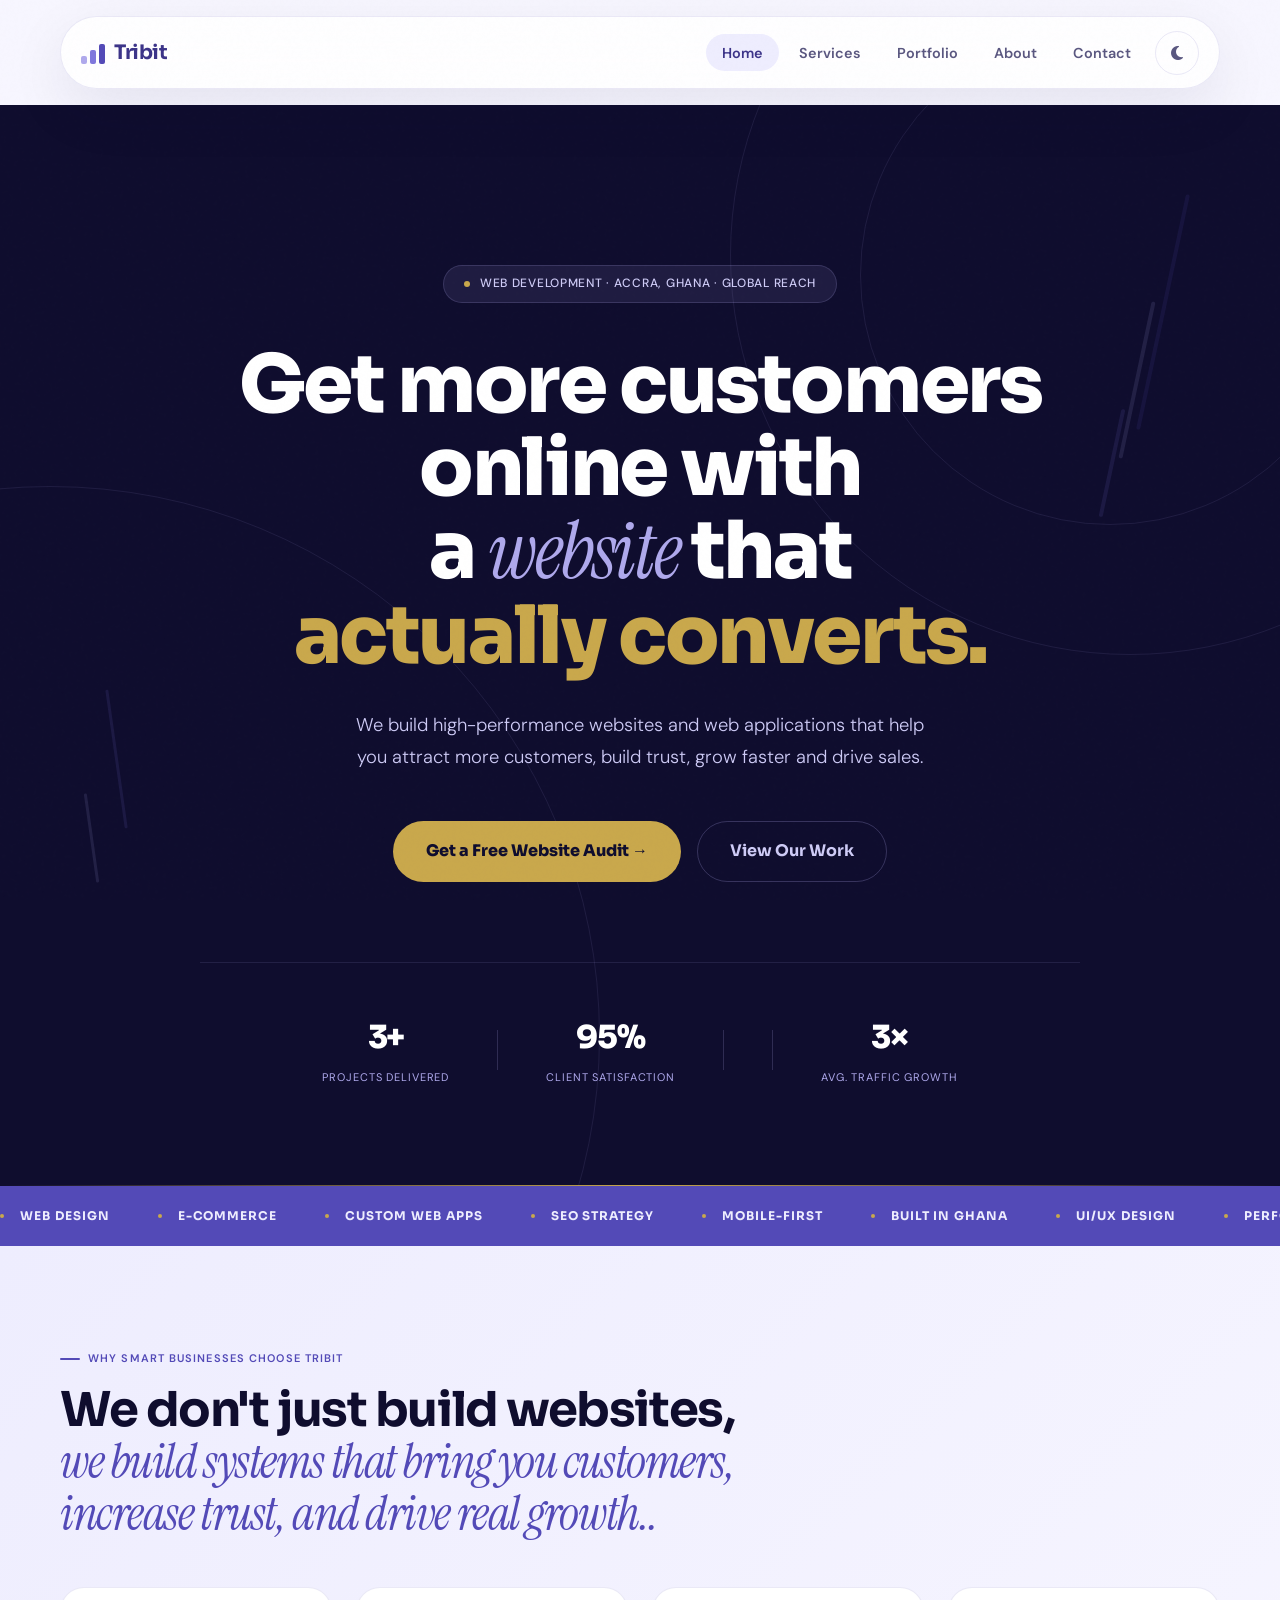
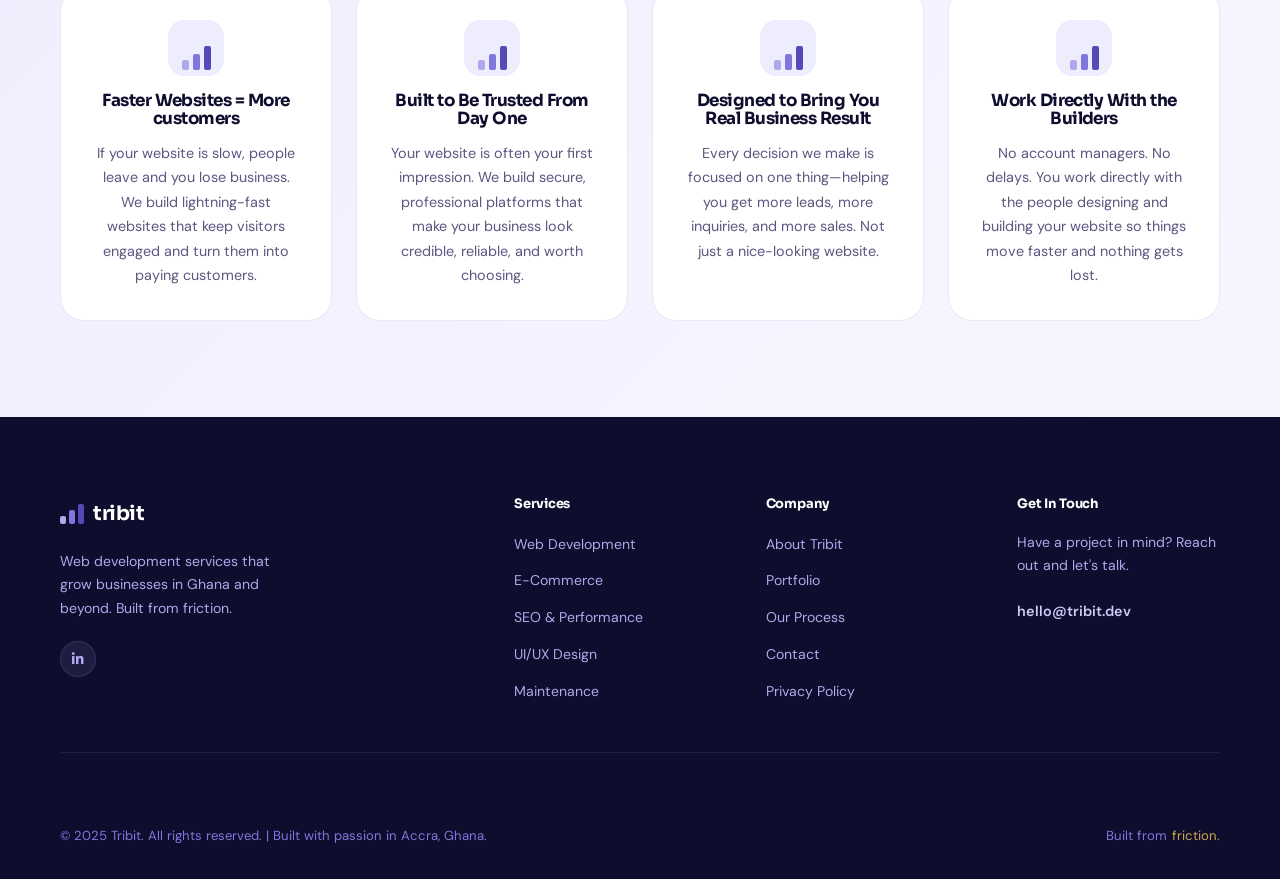
<file: index.html>
<!DOCTYPE html>
<html lang="en">
<head>
    <meta charset="UTF-8"/>
    <meta
  property="og:image"
  content="https://tribit.dev/assets/images/tribit-social-preview.png"
>

<meta
  name="twitter:image"
  content="https://tribit.dev/assets/images/tribit-social-preview.png"
>
    <meta name="viewport" content="width=device-width, initial-scale=1.0"/>
    <title>Web Development Company in Ghana | Tribit</title>
    <meta name="description" content="Tribit is a web development studio in Accra, Ghana, building modern, responsive websites and web apps for businesses in Ghana and across Africa."/>
    <meta name="author" content="Tribit"/>
    <link rel="canonical" href="https://tribit.dev/"/>
    <meta property="og:type" content="website"/>
    <meta property="og:title" content="Web Development Company in Ghana | Tribit"/>
    <meta property="og:description" content="Tribit is a web development studio in Accra, Ghana, building modern, responsive websites and web apps for businesses in Ghana and across Africa."/>
    <meta property="og:url" content="https://tribit.dev/"/>
    <meta property="og:site_name" content="Tribit"/>
    <meta property="og:locale" content="en_GH"/>
    <meta name="twitter:card" content="summary_large_image"/>
    <meta name="twitter:title" content="Web Development Company in Ghana | Tribit"/>
    <meta name="twitter:description" content="Tribit is a web development studio in Accra, Ghana, building modern, responsive websites and web apps for businesses in Ghana and across Africa."/>
    <link rel="icon" type="image/png" href="tribit-favicon-dark.png">
    <link rel="preconnect" href="https://fonts.googleapis.com"/>
    <link rel="preconnect" href="https://fonts.gstatic.com" crossorigin/>
    <script>
      // Reserve the compact mobile header before the main script loads.
      document.documentElement.classList.add("home-nav-pending");
      document.addEventListener("DOMContentLoaded", () => {
        document.documentElement.classList.remove("home-nav-pending");
      }, { once: true });
    </script>
    <link rel="stylesheet" href="/styles.css?v=hero-cls-1"/>
    <link href="https://fonts.googleapis.com/css2?family=Sora:wght@300;400;600;700;800&family=Instrument+Serif:ital@0;1&family=DM+Sans:ital,wght@0,300;0,400;0,500;1,400&display=swap" rel="stylesheet"/>
    <link rel="stylesheet" href="https://cdnjs.cloudflare.com/ajax/libs/font-awesome/6.5.0/css/all.min.css" crossorigin="anonymous"/>

    <script type="application/ld+json">
    {
      "@context": "https://schema.org",
      "@graph": [
        {
          "@type": "Organization",
          "@id": "https://tribit.dev/#organization",
          "name": "Tribit",
          "url": "https://tribit.dev/",
          "email": "hello@tribit.dev",
          "location": {
            "@type": "Place",
            "name": "Accra, Ghana"
          }
        },
        {
          "@type": "WebSite",
          "@id": "https://tribit.dev/#website",
          "url": "https://tribit.dev/",
          "name": "Tribit",
          "publisher": {
            "@id": "https://tribit.dev/#organization"
          }
        },
        {
          "@type": "WebPage",
          "@id": "https://tribit.dev/#webpage",
          "url": "https://tribit.dev/",
          "name": "Web Development Company in Ghana | Tribit",
          "description": "Tribit is a web development studio in Accra, Ghana, building modern, responsive websites and web apps for businesses in Ghana and across Africa.",
          "isPartOf": {
            "@id": "https://tribit.dev/#website"
          },
          "inLanguage": "en"
        }
      ]
    }
    </script>
</head>
<body>
<div class="page-shell">
<!-- ── NAV ── -->
<header class="site-header">
  <nav class="nav container" aria-label="Primary">
    <a href="/" class="brand" aria-label="Tribit home">
      <div class="logo-mark" aria-hidden="true">
        <div class="logo-bar lb1"></div>
        <div class="logo-bar lb2"></div>
        <div class="logo-bar lb3"></div>
      </div>
      <span class="logo-wordmark">Tribit</span>
    </a>

    <div class="nav-actions">
      <button class="menu-toggle" id="menuToggle" type="button" aria-label="Toggle navigation" aria-expanded="false" aria-controls="navMenu">
        <span></span><span></span>
      </button>
      <ul id="navMenu" class="nav-menu">
        <li><a href="/" class="active" aria-current="page">Home</a></li>
        <li><a href="/services">Services</a></li>
        <li><a href="/portfolio">Portfolio</a></li>
        <li><a href="/about">About</a></li>
        <!-- <li><a href="#pricing">Pricing</a></li> -->
        <li><a href="/contact">Contact</a></li>
      </ul>
      <button id="themeToggle" class="theme-toggle" type="button" aria-label="Switch color theme" title="Switch color theme">
        <i class="fa-solid fa-moon"></i>
      </button>
    </div>
  </nav>
</header>

<main>
<!-- ── HERO ── -->
<section class="hero" id="home">
  <div class="hero-geo" aria-hidden="true">
    <div class="geo-ring gr1"></div>
    <div class="geo-ring gr2"></div>
    <div class="geo-ring gr3"></div>
    <div class="geo-bar-bg gbg1"></div>
    <div class="geo-bar-bg gbg2"></div>
    <div class="geo-bar-bg gbg3"></div>
    <div class="geo-bar-bg gbg4"></div>
    <div class="geo-bar-bg gbg5"></div>
  </div>
  <div class="hero-inner">
    <div class="hero-eyebrow">
      <div class="hero-eyebrow-dot"></div>
      <span>Web development · Accra, Ghana · Global reach</span>
    </div>
    <h1 class="hero-h1">
      Get more customers online with<br>
      a <span class="hero-h1-serif">website </span> that<br>
      <span class="hero-h1-gold">actually converts.</span>
    </h1>
    <p class="hero-sub">We build high-performance websites and web applications that help you attract more customers, build trust, grow faster and drive sales.</p>
    <div class="hero-actions">
      <a href="/contact" class="btn btn-gold btn-lg">Get a Free Website Audit →</a>
      <a href="/portfolio" class="btn btn-lg" style="color:var(--p-200);border:1px solid rgba(175,169,236,0.25);">View Our Work</a>
    </div>
    <div class="hero-stats">
      <div class="hero-stat"><span class="hero-stat-num">3+</span><span class="hero-stat-label">Projects Delivered</span></div>
      <div class="hero-stat-divider"></div>
      <div class="hero-stat"><span class="hero-stat-num">95%</span><span class="hero-stat-label">Client Satisfaction</span></div>
      <div class="hero-stat-divider"></div>
    <!--  <div class="hero-stat"><span class="hero-stat-num">12</span><span class="hero-stat-label">Countries Reached</span></div> -->
      <div class="hero-stat-divider"></div>
      <div class="hero-stat"><span class="hero-stat-num">3×</span><span class="hero-stat-label">Avg. Traffic Growth</span></div>
    </div>
  </div>
  <div class="hero-accent-line"></div>
</section>

<!-- ── MARQUEE ── -->
<div class="marquee-section" aria-hidden="true">
  <div class="marquee-track">
    <div class="marquee-item"><div class="marquee-dot"></div>Web Design</div>
    <div class="marquee-item"><div class="marquee-dot"></div>E-Commerce</div>
    <div class="marquee-item"><div class="marquee-dot"></div>Custom Web Apps</div>
    <div class="marquee-item"><div class="marquee-dot"></div>SEO Strategy</div>
    <div class="marquee-item"><div class="marquee-dot"></div>Mobile-First</div>
    <div class="marquee-item"><div class="marquee-dot"></div>Built in Ghana</div>
    <div class="marquee-item"><div class="marquee-dot"></div>UI/UX Design</div>
    <div class="marquee-item"><div class="marquee-dot"></div>Performance Optimisation</div>
    <div class="marquee-item"><div class="marquee-dot"></div>Web Design</div>
    <div class="marquee-item"><div class="marquee-dot"></div>E-Commerce</div>
    <div class="marquee-item"><div class="marquee-dot"></div>Custom Web Apps</div>
    <div class="marquee-item"><div class="marquee-dot"></div>SEO Strategy</div>
    <div class="marquee-item"><div class="marquee-dot"></div>Mobile-First</div>
    <div class="marquee-item"><div class="marquee-dot"></div>Built in Ghana</div>
    <div class="marquee-item"><div class="marquee-dot"></div>UI/UX Design</div>
    <div class="marquee-item"><div class="marquee-dot"></div>Performance Optimisation</div>
  </div>
</div>

<!-- ── WHY TRIBIT ── -->
<section class="trust-section section">
  <div class="container">
    <div class="section-header reveal">
      <p class="section-tag">Why Smart Businesses Choose Tribit</p>
      <h2 class="section-heading">We don't just build websites, <span class="serif-italic">we build systems that bring you customers, increase trust, and drive real growth..</span></h2>
    </div>
    <div class="trust-grid">
      <div class="trust-card reveal reveal-d1">
        <div class="trust-icon">
          <div class="trust-icon-bar tib1"></div>
          <div class="trust-icon-bar tib2"></div>
          <div class="trust-icon-bar tib3"></div>
        </div>
        <h3>Faster Websites = More customers</h3>
        <p>If your website is slow, people leave and you lose business.
We build lightning-fast websites that keep visitors engaged and turn them into paying customers.</p>
      </div>
      <div class="trust-card reveal reveal-d2">
        <div class="trust-icon">
          <div class="trust-icon-bar tib1"></div>
          <div class="trust-icon-bar tib2"></div>
          <div class="trust-icon-bar tib3"></div>
        </div>
        <h3>Built to Be Trusted From Day One</h3>
        <p>Your website is often your first impression.
We build secure, professional platforms that make your business look credible, reliable, and worth choosing.</p>
      </div>
      <div class="trust-card reveal reveal-d3">
        <div class="trust-icon">
          <div class="trust-icon-bar tib1"></div>
          <div class="trust-icon-bar tib2"></div>
          <div class="trust-icon-bar tib3"></div>
        </div>
        <h3>Designed to Bring You Real Business Result</h3>
        <p>Every decision we make is focused on one thing—helping you get more leads, more inquiries, and more sales.
Not just a nice-looking website.</p>
      </div>
      <div class="trust-card reveal reveal-d4">
        <div class="trust-icon">
          <div class="trust-icon-bar tib1"></div>
          <div class="trust-icon-bar tib2"></div>
          <div class="trust-icon-bar tib3"></div>
        </div>
        <h3>Work Directly With the Builders</h3>
        <p>No account managers. No delays.
You work directly with the people designing and building your website so things move faster and nothing gets lost.</p>
      </div>
    </div>
  </div>
</section>


</main>

<!-- ── FOOTER ── -->
<footer class="site-footer">
  <div class="container">
    <div class="footer-content">
      <div class="footer-section">
        <div class="footer-logo">
          <div class="logo-mark" aria-hidden="true">
            <div class="logo-bar lb1"></div>
            <div class="logo-bar lb2"></div>
            <div class="logo-bar lb3"></div>
          </div>
          <span class="logo-wordmark">tribit</span>
        </div>
        <p>Web development services that grow businesses in Ghana and beyond. Built from friction.</p>
        <div class="social-links">
     <!---    <a href="#" title="Facebook" aria-label="Facebook"><i class="fab fa-facebook-f"></i></a>
          <a href="#" title="Twitter / X" aria-label="Twitter"><i class="fab fa-x-twitter"></i></a>
        -->
          <a href="https://www.linkedin.com/company/tribit.dev/home/?viewAsMember=true" title="LinkedIn" aria-label="LinkedIn"><i class="fab fa-linkedin-in"></i></a>
       <!---  <a href="#" title="Instagram" aria-label="Instagram"><i class="fab fa-instagram"></i></a> -->
        </div>
      </div>
      <div class="footer-section">
        <h2>Services</h2>
        <ul>
          <li><a href="/services">Web Development</a></li>
          <li><a href="/services">E-Commerce</a></li>
          <li><a href="/services">SEO & Performance</a></li>
          <li><a href="/services">UI/UX Design</a></li>
          <li><a href="/services">Maintenance</a></li>
        </ul>
      </div>
      <div class="footer-section">
        <h2>Company</h2>
        <ul>
          <li><a href="/about">About Tribit</a></li>
          <li><a href="/portfolio">Portfolio</a></li>
          <li><a href="/services#process">Our Process</a></li>
          <li><a href="/contact">Contact</a></li>
          <li><a href="/privacy-policy">Privacy Policy</a></li>
        </ul>
      </div>
      <div class="footer-section">
        <h2>Get In Touch</h2>
        <p>Have a project in mind? Reach out and let's talk.</p>
        <a class="footer-contact-link" href="mailto:hello@tribit.dev">hello@tribit.dev</a>
      </div>
    </div>
    <div class="footer-bottom">
      <p>© 2025 Tribit. All rights reserved. | Built with passion in Accra, Ghana.</p>
      <span class="footer-made">Built from <span>friction.</span></span>
    </div>
  </div>
</footer>

<button id="scrollTop" class="scroll-top" aria-label="Scroll to top"><i class="fas fa-arrow-up"></i></button>

</div><!-- /page-shell -->

<script src="scripts.js"></script>
</body>
</html>
</file>
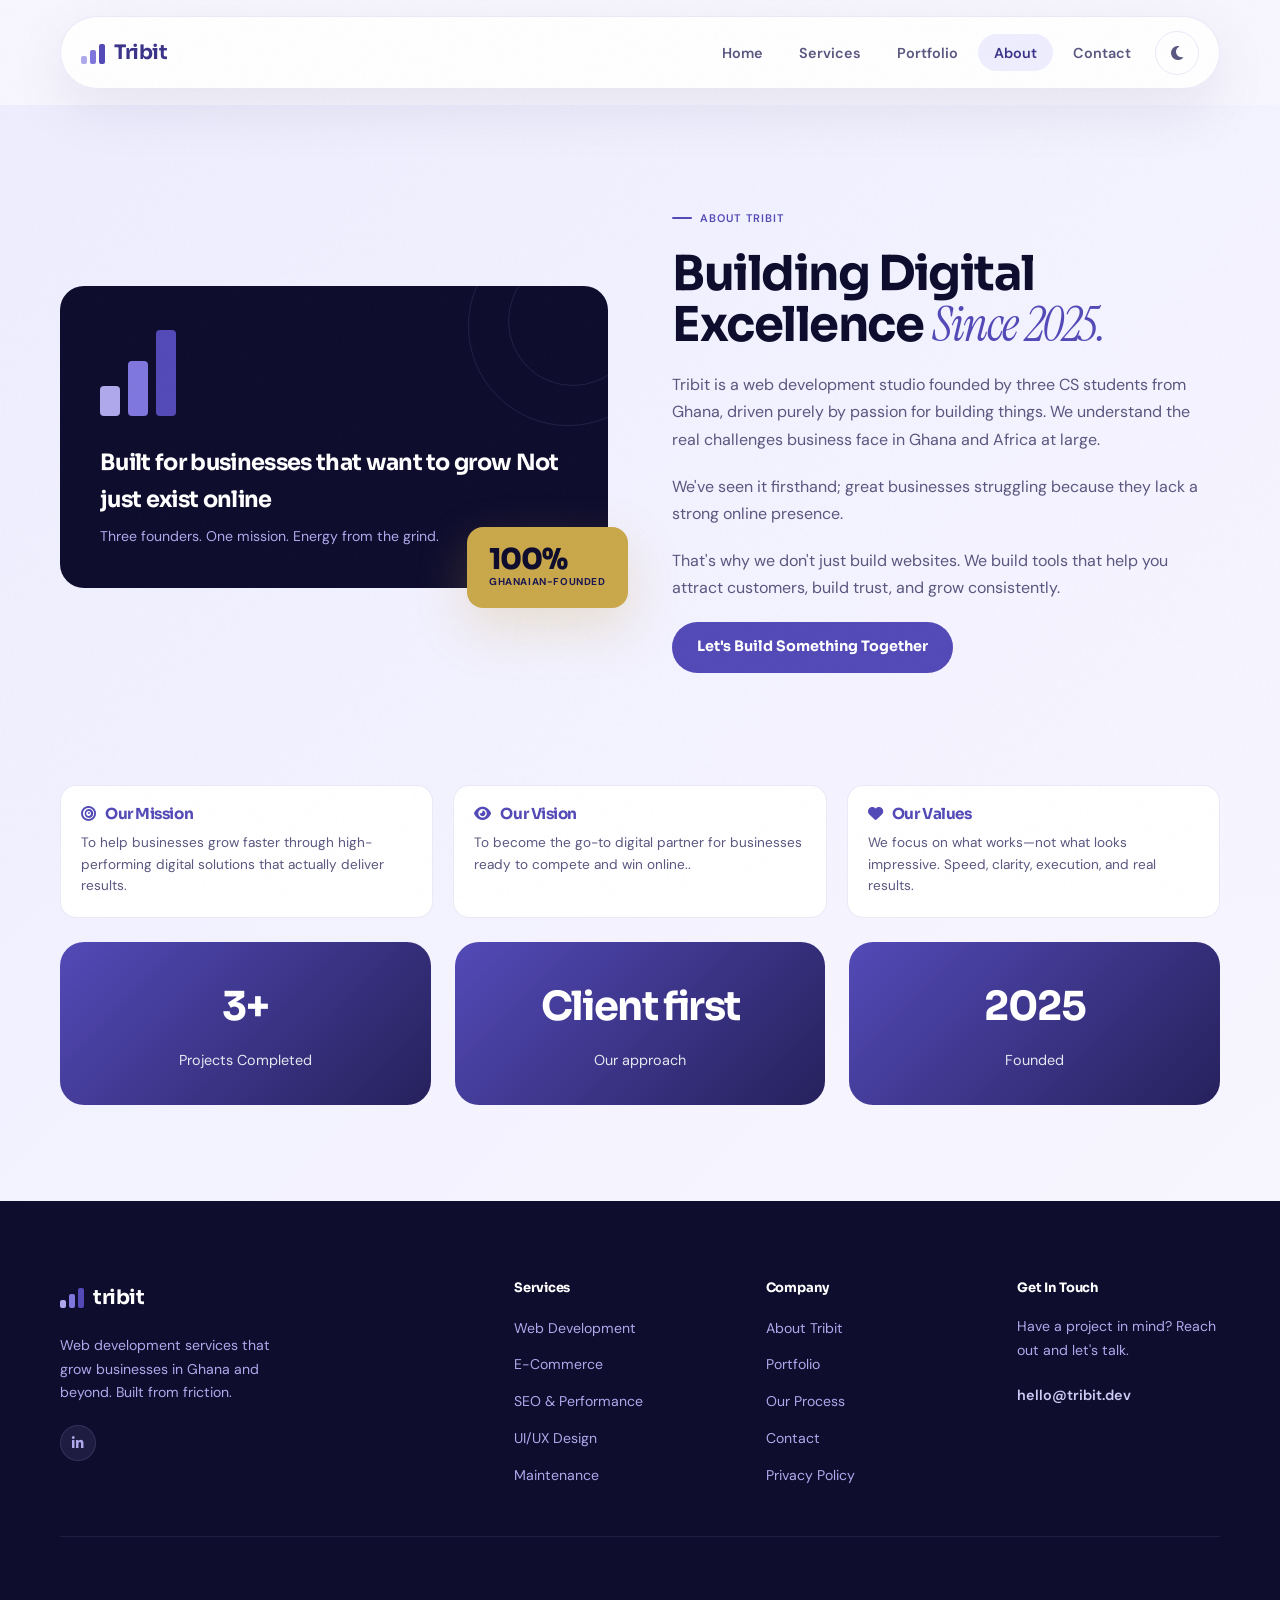
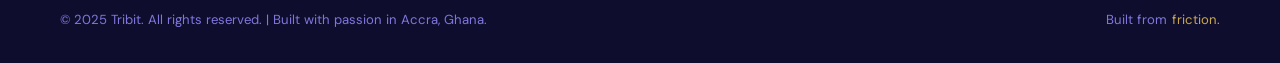
<file: about.html>
<!DOCTYPE html>
<html lang="en">
<head>
    <meta charset="UTF-8"/>
    <meta
  property="og:image"
  content="https://tribit.dev/assets/images/tribit-social-preview.png"
  >

  <meta
  name="twitter:image"
  content="https://tribit.dev/assets/images/tribit-social-preview.png"
  >
    <meta name="viewport" content="width=device-width, initial-scale=1.0"/>
    <title>About Tribit | Web Development Studio in Ghana</title>
    <meta name="description" content="Meet Tribit, a Ghanaian-founded web development studio in Accra. Learn about the team and our approach to building websites for growing businesses."/>
    <meta name="author" content="Tribit"/>
    <link rel="canonical" href="https://tribit.dev/about"/>
    <meta property="og:type" content="website"/>
    <meta property="og:title" content="About Tribit | Web Development Studio in Ghana"/>
    <meta property="og:description" content="Meet Tribit, a Ghanaian-founded web development studio in Accra. Learn about the team and our approach to building websites for growing businesses."/>
    <meta property="og:url" content="https://tribit.dev/about"/>
    <meta property="og:site_name" content="Tribit"/>
    <meta property="og:locale" content="en_GH"/>
    <meta name="twitter:card" content="summary_large_image"/>
    <meta name="twitter:title" content="About Tribit | Web Development Studio in Ghana"/>
    <meta name="twitter:description" content="Meet Tribit, a Ghanaian-founded web development studio in Accra. Learn about the team and our approach to building websites for growing businesses."/>
    <link rel="icon" type="image/png" href="tribit-favicon-dark.png">
    <link rel="preconnect" href="https://fonts.googleapis.com"/>
    <link rel="preconnect" href="https://fonts.gstatic.com" crossorigin/>
    <link rel="stylesheet" href="/styles.css?v=seo-1"/>
    <link href="https://fonts.googleapis.com/css2?family=Sora:wght@300;400;600;700;800&family=Instrument+Serif:ital@0;1&family=DM+Sans:ital,wght@0,300;0,400;0,500;1,400&display=swap" rel="stylesheet"/>
    <link rel="stylesheet" href="https://cdnjs.cloudflare.com/ajax/libs/font-awesome/6.5.0/css/all.min.css" crossorigin="anonymous"/>

    <script type="application/ld+json">
    {
      "@context": "https://schema.org",
      "@graph": [
        {
          "@type": "AboutPage",
          "@id": "https://tribit.dev/about#webpage",
          "url": "https://tribit.dev/about",
          "name": "About Tribit | Web Development Studio in Ghana",
          "description": "Meet Tribit, a Ghanaian-founded web development studio in Accra. Learn about the team and our approach to building websites for growing businesses.",
          "isPartOf": {
            "@id": "https://tribit.dev/#website"
          },
          "inLanguage": "en"
        }
      ]
    }
    </script>
</head>
<body>
<div class="page-shell">
<!-- ── NAV ── -->
<header class="site-header">
  <nav class="nav container" aria-label="Primary">
    <a href="/" class="brand" aria-label="Tribit home">
      <div class="logo-mark" aria-hidden="true">
        <div class="logo-bar lb1"></div>
        <div class="logo-bar lb2"></div>
        <div class="logo-bar lb3"></div>
      </div>
      <span class="logo-wordmark">Tribit</span>
    </a>

    <div class="nav-actions">
      <button class="menu-toggle" id="menuToggle" type="button" aria-label="Toggle navigation" aria-expanded="false" aria-controls="navMenu">
        <span></span><span></span>
      </button>
      <ul id="navMenu" class="nav-menu">
        <li><a href="/">Home</a></li>
        <li><a href="/services">Services</a></li>
        <li><a href="/portfolio">Portfolio</a></li>
        <li><a href="/about" class="active" aria-current="page">About</a></li>
        <!-- <li><a href="#pricing">Pricing</a></li> -->
        <li><a href="/contact">Contact</a></li>
      </ul>
      <button id="themeToggle" class="theme-toggle" type="button" aria-label="Switch color theme" title="Switch color theme">
        <i class="fa-solid fa-moon"></i>
      </button>
    </div>
  </nav>
</header>

<main>
<!-- ── ABOUT ── -->
<section class="about-section section" id="about">
  <div class="container">
    <div class="about-content">
      <div class="about-visual reveal">
        <div class="about-card-main">
          <div class="about-card-ring acr1"></div>
          <div class="about-card-ring acr2"></div>
          <div class="about-bars-lg">
            <div class="abl abl1"></div>
            <div class="abl abl2"></div>
            <div class="abl abl3"></div>
          </div>
          <div class="about-card-title">Built for businesses that want to grow Not just exist online</div>
          <div class="about-card-sub">Three founders. One mission. Energy from the grind.</div>
        </div>
        <div class="about-float">
          <div class="about-float-num">100%</div>
          <div class="about-float-label">Ghanaian-founded</div>
        </div>
      </div>
      <div class="about-text">
        <div class="reveal"><p class="section-tag">About Tribit</p></div>
        <h1 class="section-heading reveal">Building Digital Excellence <span class="serif-italic">Since 2025.</span></h1>
        <p class="reveal">Tribit is a web development studio founded by three CS students from Ghana, driven purely by passion for building things. We understand the real challenges business face in Ghana and Africa at large.</p>
        <p class="reveal">We've seen it firsthand; great businesses struggling because they lack a strong online presence.</p>
        <p class="reveal">That's why we don't just build websites.
We build tools that help you attract customers, build trust, and grow consistently.
        </p>
         <div class="reveal"><a href="/contact" class="btn btn-primary">Let's Build Something Together</a></div>
      </div>
      <div class="about-details">
        <div class="values-grid reveal">
          <div class="value-item">
            <h2><i class="fas fa-bullseye"></i> Our Mission</h2>
            <p>To help businesses grow faster through high-performing digital solutions that actually deliver results.</p>
          </div>
          <div class="value-item">
            <h2><i class="fas fa-eye"></i> Our Vision</h2>
            <p>To become the go-to digital partner for businesses ready to compete and win online..</p>
          </div>
          <div class="value-item">
            <h2><i class="fas fa-heart"></i> Our Values</h2>
            <p>We focus on what works—not what looks impressive.
Speed, clarity, execution, and real results.</p>
          </div>
        </div>
        <div class="about-stats reveal">
          <div class="about-stat-card"><div class="stat-number">3+</div><p>Projects Completed</p></div>
          <div class="about-stat-card"><div class="stat-number">Client first</div><p>Our approach</p></div>
         <!-- <div class="about-stat-card"><div class="stat-number">12</div><p>Countries</p></div> -->
          <div class="about-stat-card"><div class="stat-number">2025</div><p>Founded</p></div>
        </div>
      </div>
    </div>
  </div>
</section>


</main>

<!-- ── FOOTER ── -->
<footer class="site-footer">
  <div class="container">
    <div class="footer-content">
      <div class="footer-section">
        <div class="footer-logo">
          <div class="logo-mark" aria-hidden="true">
            <div class="logo-bar lb1"></div>
            <div class="logo-bar lb2"></div>
            <div class="logo-bar lb3"></div>
          </div>
          <span class="logo-wordmark">tribit</span>
        </div>
        <p>Web development services that grow businesses in Ghana and beyond. Built from friction.</p>
        <div class="social-links">
     <!---    <a href="#" title="Facebook" aria-label="Facebook"><i class="fab fa-facebook-f"></i></a>
          <a href="#" title="Twitter / X" aria-label="Twitter"><i class="fab fa-x-twitter"></i></a>
        -->
          <a href="https://www.linkedin.com/company/tribit.dev/home/" title="LinkedIn" aria-label="LinkedIn"><i class="fab fa-linkedin-in"></i></a>
       <!---  <a href="#" title="Instagram" aria-label="Instagram"><i class="fab fa-instagram"></i></a> -->
        </div>
      </div>
      <div class="footer-section">
        <h2>Services</h2>
        <ul>
          <li><a href="/services">Web Development</a></li>
          <li><a href="/services">E-Commerce</a></li>
          <li><a href="/services">SEO & Performance</a></li>
          <li><a href="/services">UI/UX Design</a></li>
          <li><a href="/services">Maintenance</a></li>
        </ul>
      </div>
      <div class="footer-section">
        <h2>Company</h2>
        <ul>
          <li><a href="/about">About Tribit</a></li>
          <li><a href="/portfolio">Portfolio</a></li>
          <li><a href="/services#process">Our Process</a></li>
          <li><a href="/contact">Contact</a></li>
          <li><a href="/privacy-policy">Privacy Policy</a></li>
        </ul>
      </div>
      <div class="footer-section">
        <h2>Get In Touch</h2>
        <p>Have a project in mind? Reach out and let's talk.</p>
        <a class="footer-contact-link" href="mailto:hello@tribit.dev">hello@tribit.dev</a>
      </div>
    </div>
    <div class="footer-bottom">
      <p>© 2025 Tribit. All rights reserved. | Built with passion in Accra, Ghana.</p>
      <span class="footer-made">Built from <span>friction.</span></span>
    </div>
  </div>
</footer>

<button id="scrollTop" class="scroll-top" aria-label="Scroll to top"><i class="fas fa-arrow-up"></i></button>

</div><!-- /page-shell -->

<script src="scripts.js"></script>
</body>
</html>
</file>
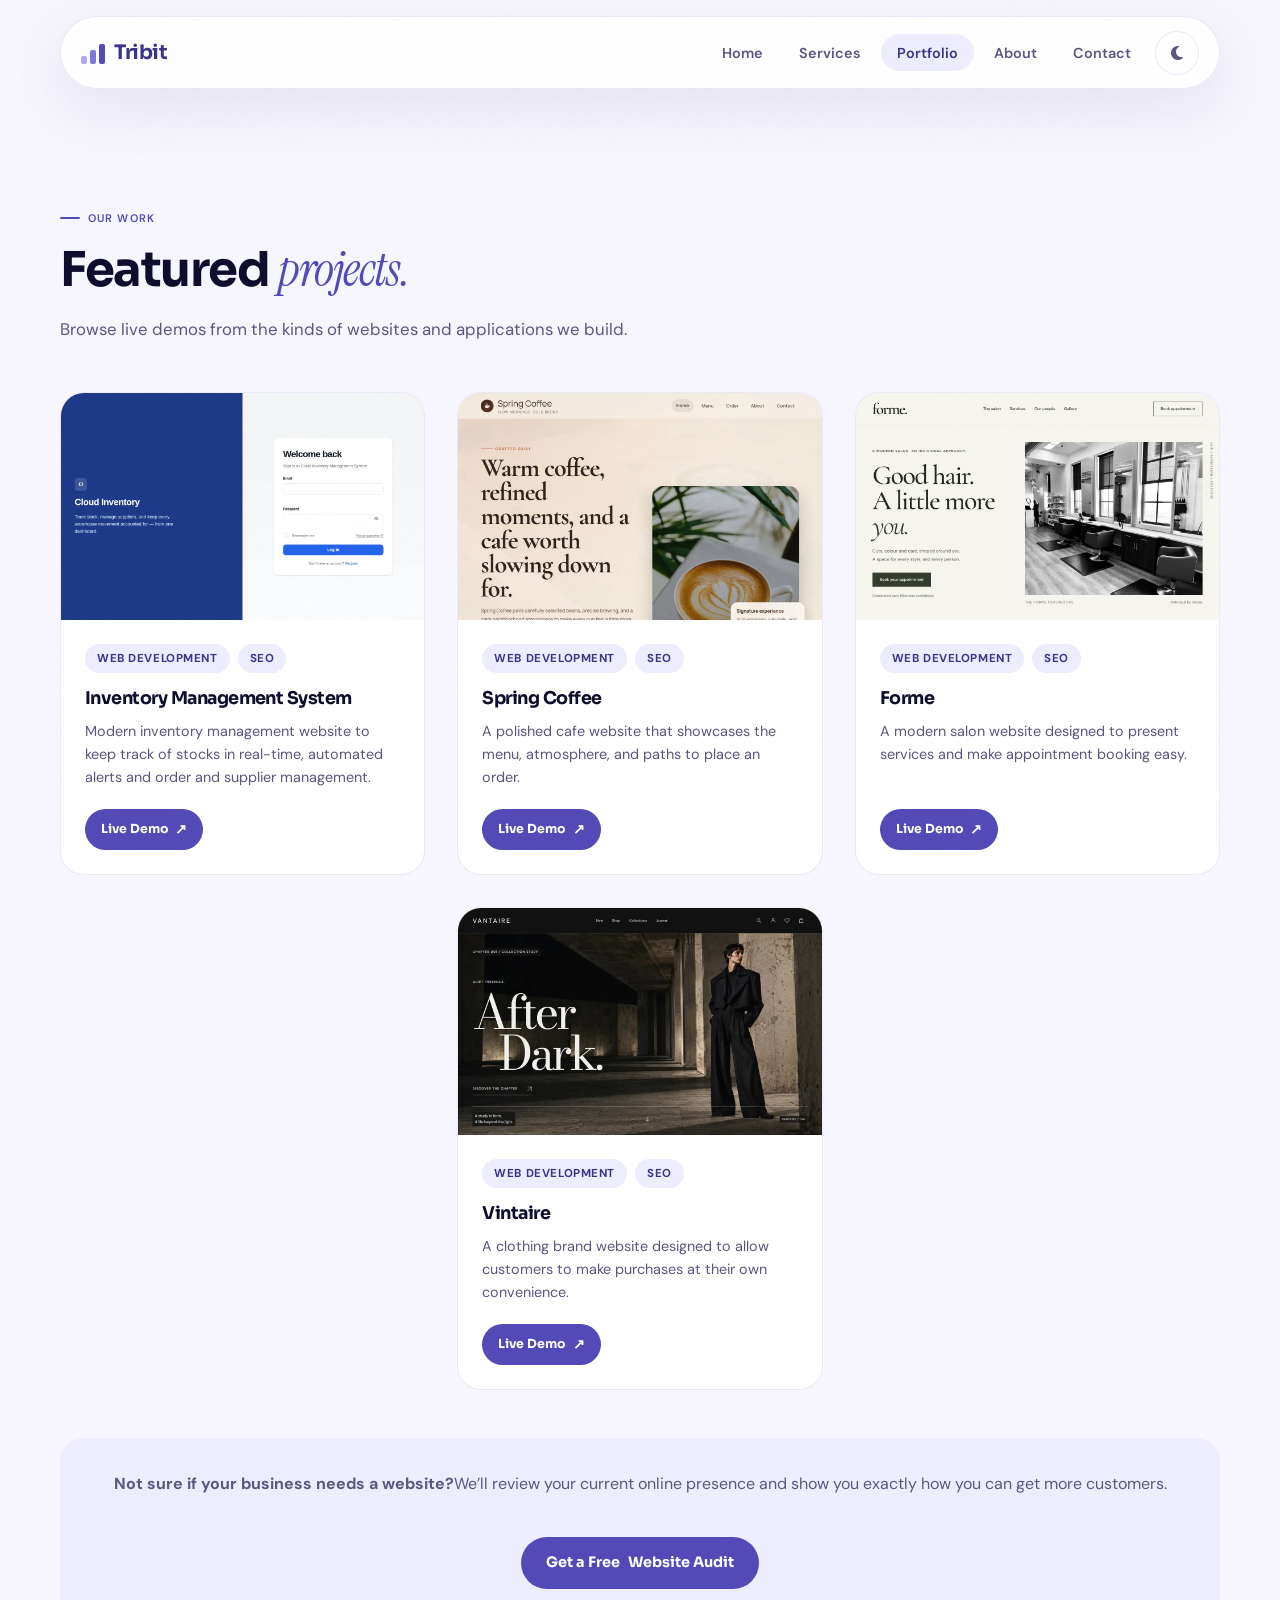
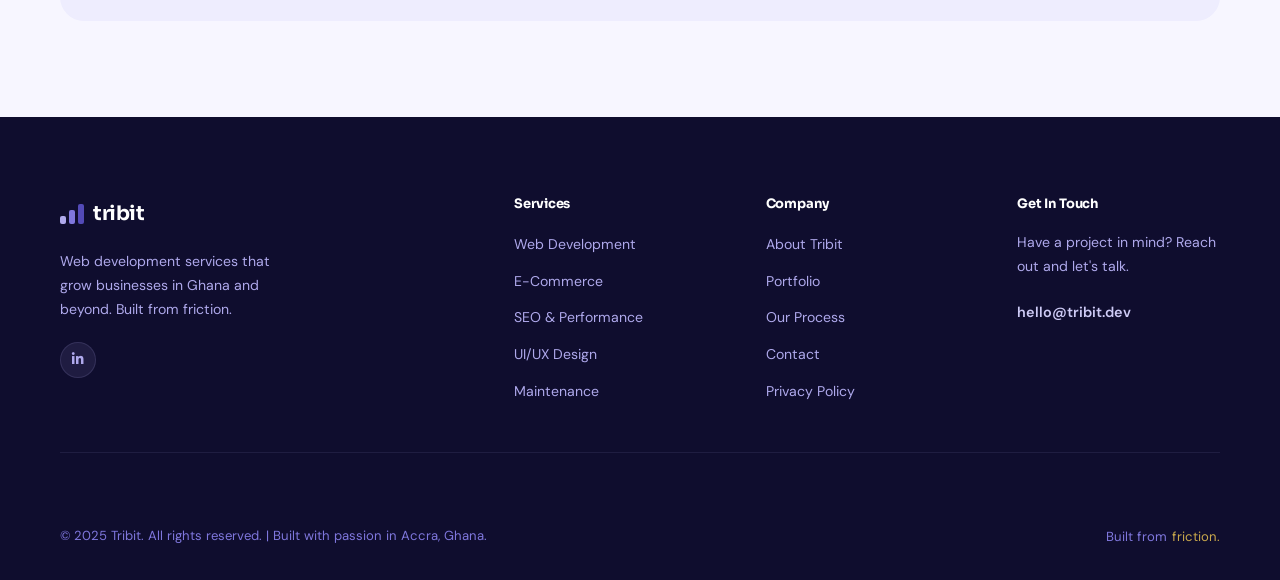
<file: portfolio.html>
<!DOCTYPE html>
<html lang="en">
<head>
    <meta charset="UTF-8"/>
    <meta
  property="og:image"
  content="https://tribit.dev/assets/images/tribit-social-preview.png"
>

<meta
  name="twitter:image"
  content="https://tribit.dev/assets/images/tribit-social-preview.png"
>
    <meta name="viewport" content="width=device-width, initial-scale=1.0"/>
    <title>Web Development Projects | Tribit Portfolio</title>
    <meta name="description" content="Explore Tribit’s web development projects, with demos for an inventory management system, a coffee shop, a salon, and a clothing brand."/>
    <meta name="author" content="Tribit"/>
    <link rel="canonical" href="https://tribit.dev/portfolio"/>
    <meta property="og:type" content="website"/>
    <meta property="og:title" content="Web Development Projects | Tribit Portfolio"/>
    <meta property="og:description" content="Explore Tribit’s web development projects, with demos for an inventory management system, a coffee shop, a salon, and a clothing brand."/>
    <meta property="og:url" content="https://tribit.dev/portfolio"/>
    <meta property="og:site_name" content="Tribit"/>
    <meta property="og:locale" content="en_GH"/>
    <meta name="twitter:card" content="summary_large_image"/>
    <meta name="twitter:title" content="Web Development Projects | Tribit Portfolio"/>
    <meta name="twitter:description" content="Explore Tribit’s web development projects, with demos for an inventory management system, a coffee shop, a salon, and a clothing brand."/>
    <link rel="icon" type="image/png" href="tribit-favicon-dark.png">
    <link rel="preconnect" href="https://fonts.googleapis.com"/>
    <link rel="preconnect" href="https://fonts.gstatic.com" crossorigin/>
    <link rel="stylesheet" href="/styles.css?v=seo-1"/>
    <link href="https://fonts.googleapis.com/css2?family=Sora:wght@300;400;600;700;800&family=Instrument+Serif:ital@0;1&family=DM+Sans:ital,wght@0,300;0,400;0,500;1,400&display=swap" rel="stylesheet"/>
    <link rel="stylesheet" href="https://cdnjs.cloudflare.com/ajax/libs/font-awesome/6.5.0/css/all.min.css" crossorigin="anonymous"/>

    <script type="application/ld+json">
    {
      "@context": "https://schema.org",
      "@graph": [
        {
          "@type": "CollectionPage",
          "@id": "https://tribit.dev/portfolio#webpage",
          "url": "https://tribit.dev/portfolio",
          "name": "Web Development Projects | Tribit Portfolio",
          "description": "Explore Tribit’s web development projects, with demos for an inventory management system, a coffee shop, a salon, and a clothing brand.",
          "isPartOf": {
            "@id": "https://tribit.dev/#website"
          },
          "inLanguage": "en"
        }
      ]
    }
    </script>
</head>
<body>
<div class="page-shell">
<!-- ── NAV ── -->
<header class="site-header">
  <nav class="nav container" aria-label="Primary">
    <a href="/" class="brand" aria-label="Tribit home">
      <div class="logo-mark" aria-hidden="true">
        <div class="logo-bar lb1"></div>
        <div class="logo-bar lb2"></div>
        <div class="logo-bar lb3"></div>
      </div>
      <span class="logo-wordmark">Tribit</span>
    </a>

    <div class="nav-actions">
      <button class="menu-toggle" id="menuToggle" type="button" aria-label="Toggle navigation" aria-expanded="false" aria-controls="navMenu">
        <span></span><span></span>
      </button>
      <ul id="navMenu" class="nav-menu">
        <li><a href="/">Home</a></li>
        <li><a href="/services">Services</a></li>
        <li><a href="/portfolio" class="active" aria-current="page">Portfolio</a></li>
        <li><a href="/about">About</a></li>
        <!-- <li><a href="#pricing">Pricing</a></li> -->
        <li><a href="/contact">Contact</a></li>
      </ul>
      <button id="themeToggle" class="theme-toggle" type="button" aria-label="Switch color theme" title="Switch color theme">
        <i class="fa-solid fa-moon"></i>
      </button>
    </div>
  </nav>
</header>

<main>
<!-- ── PORTFOLIO ── -->
<section class="portfolio-section section" id="portfolio">
  <div class="container">
    <div class="section-header reveal">
      <p class="section-tag">Our Work</p>
      <h1 class="section-heading">Featured <span class="serif-italic">projects.</span></h1>
      <p class="section-description">Browse live demos from the kinds of websites and applications we build.</p>
    </div>
    <div class="portfolio-grid">

      <!--
      <div class="portfolio-card reveal reveal-d1">
        <div class="portfolio-image portfolio-image-placeholder" role="img" aria-label="Concept project; an e-commerce preview image has not yet been supplied">
          <span class="preview-label">Concept project</span>
          <strong>Preview image pending</strong>
        </div>
        <div class="portfolio-content">
          <div class="portfolio-tags"><span class="tag">Concept</span><span class="tag">E-Commerce</span></div>
          <h3>E-Commerce Platform Redesign</h3>
          <p class="portfolio-description">A concept for a streamlined online store focused on product discovery and a clear checkout journey.</p>
        </div>
      </div>


      <div class="portfolio-card reveal reveal-d2">
        <div class="portfolio-image portfolio-image-placeholder" role="img" aria-label="Concept project; a SaaS dashboard preview image has not yet been supplied">
          <span class="preview-label">Concept project</span>
          <strong>Preview image pending</strong>
        </div>
        <div class="portfolio-content">
          <div class="portfolio-tags"><span class="tag">Concept</span><span class="tag">SaaS</span></div>
          <h3>SaaS Dashboard Application</h3>
          <p class="portfolio-description">A concept for a B2B analytics dashboard with clear data visualizations and efficient user workflows.</p>
        </div>
      </div>
    -->

      <div class="portfolio-card reveal reveal-d3">
        <div class="portfolio-image">
          <img src="assets/images/portfolio/inventory-management-preview.webp" alt="Cloud Inventory sign-in screen for the inventory management demo" width="1280" height="800" loading="lazy" decoding="async"/>
        </div>
        <div class="portfolio-content">
          <div class="portfolio-tags"><span class="tag">Web Development</span><span class="tag">SEO</span></div>
          <h2>Inventory Management System</h2>
          <p class="portfolio-description">Modern inventory management website to keep track of stocks in real-time, automated alerts and order and supplier management.</p>
          <div class="project-links" aria-label="Project links">
            <a class="project-link" href="https://grp-inventory.duckdns.org/" target="_blank" rel="noopener noreferrer" aria-label="Live Demo: Inventory Management System">Live Demo</a>
          </div>
        </div>
      </div>

      <div class="portfolio-card reveal reveal-d4">
        <div class="portfolio-image">
          <img src="assets/images/portfolio/coffee-shop-preview.webp" alt="Spring Coffee website homepage with a warm cafe design and coffee imagery" width="1280" height="800" loading="lazy" decoding="async"/>
        </div>
        <div class="portfolio-content">
          <div class="portfolio-tags"><span class="tag">Web Development</span><span class="tag">SEO</span></div>
          <h2>Spring Coffee</h2>
          <p class="portfolio-description">A polished cafe website that showcases the menu, atmosphere, and paths to place an order.</p>
          <div class="project-links" aria-label="Project links">
            <a class="project-link" href="https://af-jerry.github.io/coffee-shop-website/" target="_blank" rel="noopener noreferrer" aria-label="Live Demo: Spring Coffee">Live Demo</a>
          </div>
        </div>
      </div>

      <div class="portfolio-card reveal reveal-d5">
        <div class="portfolio-image">
          <img src="assets/images/portfolio/salon-website-preview.webp" alt="Forme salon homepage with its appointment button and salon interior" width="1280" height="800" loading="lazy" decoding="async"/>
        </div>
        <div class="portfolio-content">
          <div class="portfolio-tags"><span class="tag">Web Development</span><span class="tag">SEO</span></div>
          <h2>Forme</h2>
          <p class="portfolio-description">A modern salon website designed to present services and make appointment booking easy.</p>
          <div class="project-links" aria-label="Project links">
            <a class="project-link" href="https://seashell-mosquito-644918.hostingersite.com/" target="_blank" rel="noopener noreferrer" aria-label="Live Demo: Forme">Live Demo</a>
          </div>
        </div>
      </div>


      <div class="portfolio-card reveal reveal-d6">
        <div class="portfolio-image">
          <img src="assets/images/portfolio/vintaire-preview.webp" alt="Screenshot of the Vintaire homepage featuring the After Dark collection and campaign imagery" width="1280" height="800" loading="lazy" decoding="async"/>
        </div>
        <div class="portfolio-content">
          <div class="portfolio-tags"><span class="tag">Web Development</span><span class="tag">SEO</span></div>
          <h2>Vintaire</h2>
          <p class="portfolio-description">A clothing brand  website designed to allow customers to make purchases at their own convenience.</p>
          <div class="project-links" aria-label="Project links">
            <a class="project-link" href="https://mistyrose-stork-154646.hostingersite.com" target="_blank" rel="noopener noreferrer" aria-label="Live Demo: Vintaire">Live Demo</a>
          </div>
        </div>
      </div>


    </div>
    <div class="portfolio-cta reveal">
      <p><strong>Not sure if your business needs a website?</strong>We’ll review your current online presence and show you exactly how you can get more customers.</p>
      <a href="/contact" class="btn btn-primary" style="margin-top:1rem;">Get a Free <strong>Website Audit</strong></a>
    </div>
  </div>
</section>


</main>

<!-- ── FOOTER ── -->
<footer class="site-footer">
  <div class="container">
    <div class="footer-content">
      <div class="footer-section">
        <div class="footer-logo">
          <div class="logo-mark" aria-hidden="true">
            <div class="logo-bar lb1"></div>
            <div class="logo-bar lb2"></div>
            <div class="logo-bar lb3"></div>
          </div>
          <span class="logo-wordmark">tribit</span>
        </div>
        <p>Web development services that grow businesses in Ghana and beyond. Built from friction.</p>
        <div class="social-links">
     <!---    <a href="#" title="Facebook" aria-label="Facebook"><i class="fab fa-facebook-f"></i></a>
          <a href="#" title="Twitter / X" aria-label="Twitter"><i class="fab fa-x-twitter"></i></a>
        -->
          <a href="https://www.linkedin.com/company/tribit.dev/home/?viewAsMember=true" title="LinkedIn" aria-label="LinkedIn"><i class="fab fa-linkedin-in"></i></a>
       <!---  <a href="#" title="Instagram" aria-label="Instagram"><i class="fab fa-instagram"></i></a> -->
        </div>
      </div>
      <div class="footer-section">
        <h2>Services</h2>
        <ul>
          <li><a href="/services">Web Development</a></li>
          <li><a href="/services">E-Commerce</a></li>
          <li><a href="/services">SEO & Performance</a></li>
          <li><a href="/services">UI/UX Design</a></li>
          <li><a href="/services">Maintenance</a></li>
        </ul>
      </div>
      <div class="footer-section">
        <h2>Company</h2>
        <ul>
          <li><a href="/about">About Tribit</a></li>
          <li><a href="/portfolio">Portfolio</a></li>
          <li><a href="/services#process">Our Process</a></li>
          <li><a href="/contact">Contact</a></li>
          <li><a href="/privacy-policy">Privacy Policy</a></li>
        </ul>
      </div>
      <div class="footer-section">
        <h2>Get In Touch</h2>
        <p>Have a project in mind? Reach out and let's talk.</p>
        <a class="footer-contact-link" href="mailto:hello@tribit.dev">hello@tribit.dev</a>
      </div>
    </div>
    <div class="footer-bottom">
      <p>© 2025 Tribit. All rights reserved. | Built with passion in Accra, Ghana.</p>
      <span class="footer-made">Built from <span>friction.</span></span>
    </div>
  </div>
</footer>

<button id="scrollTop" class="scroll-top" aria-label="Scroll to top"><i class="fas fa-arrow-up"></i></button>

</div><!-- /page-shell -->

<script src="scripts.js"></script>
</body>
</html>
</file>
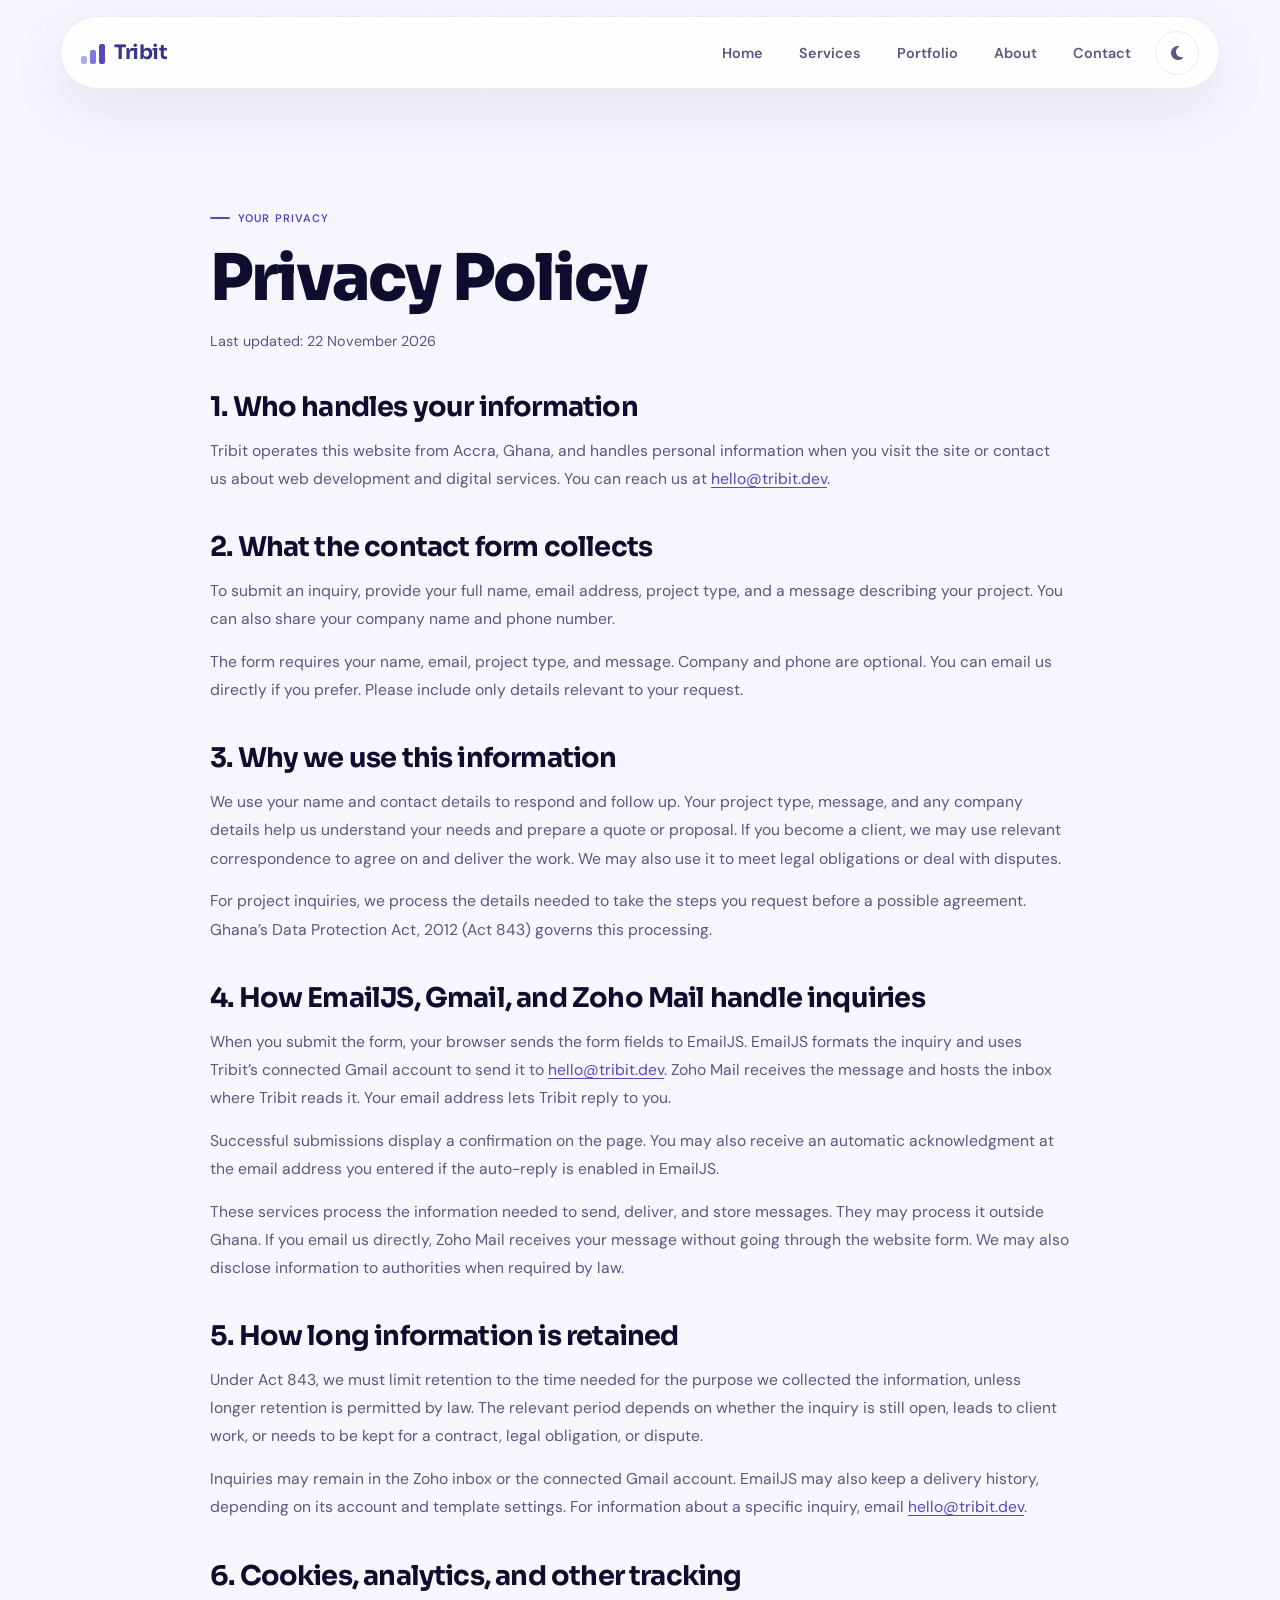
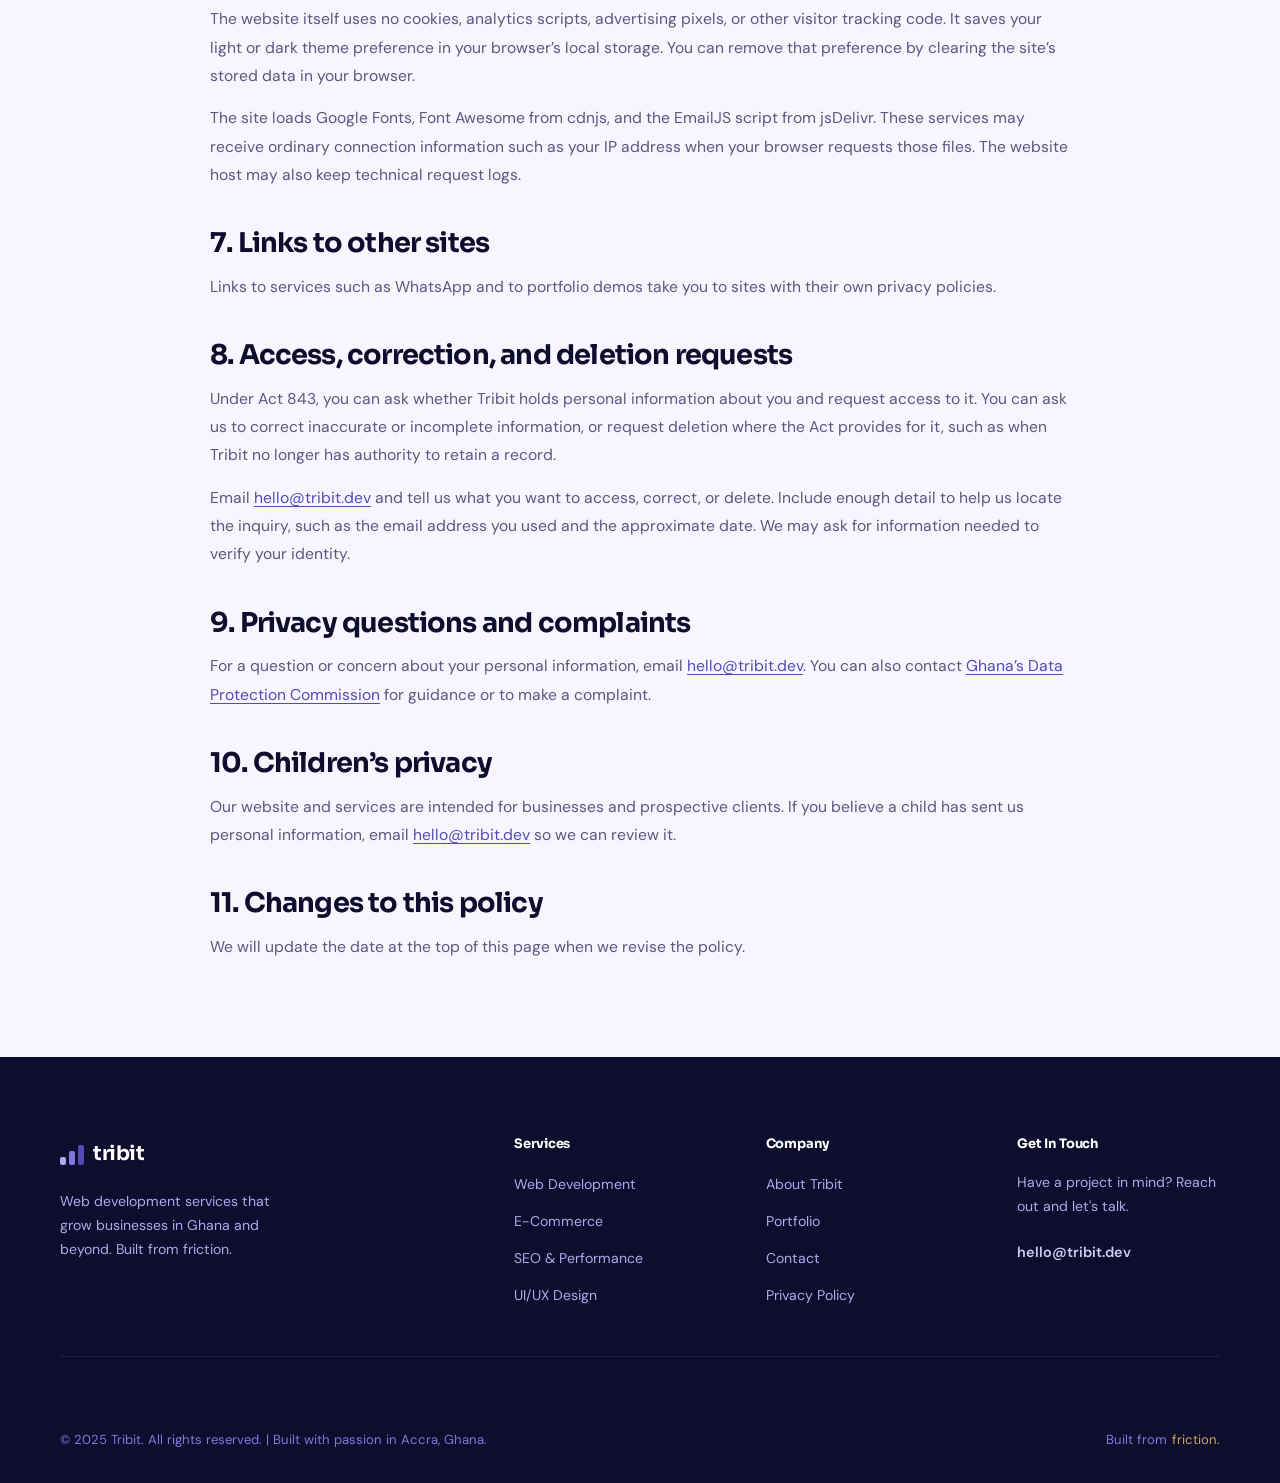
<file: privacy-policy.html>
<!DOCTYPE html>
<html lang="en">
<head>
    <meta charset="UTF-8"/>
    <meta
  property="og:image"
  content="https://tribit.dev/assets/images/tribit-social-preview.png"
  >

      <meta
      name="twitter:image"
      content="https://tribit.dev/assets/images/tribit-social-preview.png"
  >
    <meta name="viewport" content="width=device-width, initial-scale=1.0"/>
    <title>Privacy Policy | Tribit</title>
    <meta name="description" content="Learn what Tribit collects through its contact form, how we handle inquiries, and how to request access, correction, or deletion of your information."/>
    <meta name="author" content="Tribit"/>
    <link rel="canonical" href="https://tribit.dev/privacy-policy"/>
    <meta property="og:type" content="website"/>
    <meta property="og:title" content="Privacy Policy | Tribit"/>
    <meta property="og:description" content="Learn what Tribit collects through its contact form, how we handle inquiries, and how to request access, correction, or deletion of your information."/>
    <meta property="og:url" content="https://tribit.dev/privacy-policy"/>
    <meta property="og:site_name" content="Tribit"/>
    <meta property="og:locale" content="en_GH"/>
    <meta name="twitter:card" content="summary_large_image"/>
    <meta name="twitter:title" content="Privacy Policy | Tribit"/>
    <meta name="twitter:description" content="Learn what Tribit collects through its contact form, how we handle inquiries, and how to request access, correction, or deletion of your information."/>
    <link rel="icon" type="image/png" href="tribit-favicon-dark.png"/>
    <link rel="preconnect" href="https://fonts.googleapis.com"/>
    <link rel="preconnect" href="https://fonts.gstatic.com" crossorigin/>
    <link rel="stylesheet" href="/styles.css?v=seo-1"/>
    <link href="https://fonts.googleapis.com/css2?family=Sora:wght@300;400;600;700;800&family=Instrument+Serif:ital@0;1&family=DM+Sans:ital,wght@0,300;0,400;0,500;1,400&display=swap" rel="stylesheet"/>
    <link rel="stylesheet" href="https://cdnjs.cloudflare.com/ajax/libs/font-awesome/6.5.0/css/all.min.css" crossorigin="anonymous"/>
    <script type="application/ld+json">
    {
      "@context": "https://schema.org",
      "@graph": [
        {
          "@type": "WebPage",
          "@id": "https://tribit.dev/privacy-policy#webpage",
          "url": "https://tribit.dev/privacy-policy",
          "name": "Privacy Policy | Tribit",
          "description": "Learn what Tribit collects through its contact form, how we handle inquiries, and how to request access, correction, or deletion of your information.",
          "isPartOf": {
            "@id": "https://tribit.dev/#website"
          },
          "inLanguage": "en"
        }
      ]
    }
    </script>
</head>
<body>
<div class="page-shell">

<header class="site-header">
  <nav class="nav container" aria-label="Primary">
    <a href="/" class="brand" aria-label="Tribit home">
      <div class="logo-mark" aria-hidden="true">
        <div class="logo-bar lb1"></div>
        <div class="logo-bar lb2"></div>
        <div class="logo-bar lb3"></div>
      </div>
      <span class="logo-wordmark">Tribit</span>
    </a>
    <div class="nav-actions">
      <button class="menu-toggle" id="menuToggle" type="button" aria-label="Toggle navigation" aria-expanded="false" aria-controls="navMenu">
        <span></span><span></span>
      </button>
      <ul id="navMenu" class="nav-menu">
        <li><a href="/">Home</a></li>
        <li><a href="/services">Services</a></li>
        <li><a href="/portfolio">Portfolio</a></li>
        <li><a href="/about">About</a></li>
        <li><a href="/contact">Contact</a></li>
      </ul>
      <button id="themeToggle" class="theme-toggle" type="button" aria-label="Switch color theme" title="Switch color theme">
        <i class="fa-solid fa-moon"></i>
      </button>
    </div>
  </nav>
</header>

<main class="policy-main section">
  <article class="container policy-container">
    <header class="policy-header">
      <p class="section-tag">Your privacy</p>
      <h1>Privacy Policy</h1>
      <p class="policy-updated">Last updated: <time datetime="2026-11-22">22 November 2026</time></p>
    </header>

    <div class="policy-content">
      <section aria-labelledby="policy-introduction">
        <h2 id="policy-introduction">1. Who handles your information</h2>
        <p>Tribit operates this website from Accra, Ghana, and handles personal information when you visit the site or contact us about web development and digital services. You can reach us at <a href="mailto:hello@tribit.dev">hello@tribit.dev</a>.</p>
      </section>

      <section aria-labelledby="policy-information">
        <h2 id="policy-information">2. What the contact form collects</h2>
        <p>To submit an inquiry, provide your full name, email address, project type, and a message describing your project. You can also share your company name and phone number.</p>
        <p>The form requires your name, email, project type, and message. Company and phone are optional. You can email us directly if you prefer. Please include only details relevant to your request.</p>
      </section>

      <section aria-labelledby="policy-use">
        <h2 id="policy-use">3. Why we use this information</h2>
        <p>We use your name and contact details to respond and follow up. Your project type, message, and any company details help us understand your needs and prepare a quote or proposal. If you become a client, we may use relevant correspondence to agree on and deliver the work. We may also use it to meet legal obligations or deal with disputes.</p>
        <p>For project inquiries, we process the details needed to take the steps you request before a possible agreement. Ghana’s Data Protection Act, 2012 (Act 843) governs this processing.</p>
      </section>

      <section aria-labelledby="policy-collection">
        <h2 id="policy-collection">4. How EmailJS, Gmail, and Zoho Mail handle inquiries</h2>
        <p>When you submit the form, your browser sends the form fields to EmailJS. EmailJS formats the inquiry and uses Tribit’s connected Gmail account to send it to <a href="mailto:hello@tribit.dev">hello@tribit.dev</a>. Zoho Mail receives the message and hosts the inbox where Tribit reads it. Your email address lets Tribit reply to you.</p>
        <p>Successful submissions display a confirmation on the page. You may also receive an automatic acknowledgment at the email address you entered if the auto-reply is enabled in EmailJS.</p>
        <p>These services process the information needed to send, deliver, and store messages. They may process it outside Ghana. If you email us directly, Zoho Mail receives your message without going through the website form. We may also disclose information to authorities when required by law.</p>
      </section>

      <section aria-labelledby="policy-retention">
        <h2 id="policy-retention">5. How long information is retained</h2>
        <p>Under Act 843, we must limit retention to the time needed for the purpose we collected the information, unless longer retention is permitted by law. The relevant period depends on whether the inquiry is still open, leads to client work, or needs to be kept for a contract, legal obligation, or dispute.</p>
        <p>Inquiries may remain in the Zoho inbox or the connected Gmail account. EmailJS may also keep a delivery history, depending on its account and template settings. For information about a specific inquiry, email <a href="mailto:hello@tribit.dev">hello@tribit.dev</a>.</p>
      </section>

      <section aria-labelledby="policy-cookies">
        <h2 id="policy-cookies">6. Cookies, analytics, and other tracking</h2>
        <p>The website itself uses no cookies, analytics scripts, advertising pixels, or other visitor tracking code. It saves your light or dark theme preference in your browser’s local storage. You can remove that preference by clearing the site’s stored data in your browser.</p>
        <p>The site loads Google Fonts, Font Awesome from cdnjs, and the EmailJS script from jsDelivr. These services may receive ordinary connection information such as your IP address when your browser requests those files. The website host may also keep technical request logs.</p>
      </section>

      <section aria-labelledby="policy-third-parties">
        <h2 id="policy-third-parties">7. Links to other sites</h2>
        <p>Links to services such as WhatsApp and to portfolio demos take you to sites with their own privacy policies.</p>
      </section>

      <section aria-labelledby="policy-rights">
        <h2 id="policy-rights">8. Access, correction, and deletion requests</h2>
        <p>Under Act 843, you can ask whether Tribit holds personal information about you and request access to it. You can ask us to correct inaccurate or incomplete information, or request deletion where the Act provides for it, such as when Tribit no longer has authority to retain a record.</p>
        <p>Email <a href="mailto:hello@tribit.dev">hello@tribit.dev</a> and tell us what you want to access, correct, or delete. Include enough detail to help us locate the inquiry, such as the email address you used and the approximate date. We may ask for information needed to verify your identity.</p>
      </section>

      <section aria-labelledby="policy-contact">
        <h2 id="policy-contact">9. Privacy questions and complaints</h2>
        <p>For a question or concern about your personal information, email <a href="mailto:hello@tribit.dev">hello@tribit.dev</a>. You can also contact <a href="https://dpc.gov.gh/" target="_blank" rel="noopener noreferrer">Ghana’s Data Protection Commission</a> for guidance or to make a complaint.</p>
      </section>

      <section aria-labelledby="policy-children">
        <h2 id="policy-children">10. Children’s privacy</h2>
        <p>Our website and services are intended for businesses and prospective clients. If you believe a child has sent us personal information, email <a href="mailto:hello@tribit.dev">hello@tribit.dev</a> so we can review it.</p>
      </section>

      <section aria-labelledby="policy-changes">
        <h2 id="policy-changes">11. Changes to this policy</h2>
        <p>We will update the date at the top of this page when we revise the policy.</p>
      </section>
    </div>
  </article>
</main>

<footer class="site-footer">
  <div class="container">
    <div class="footer-content">
      <div class="footer-section">
        <div class="footer-logo">
          <div class="logo-mark" aria-hidden="true">
            <div class="logo-bar lb1"></div>
            <div class="logo-bar lb2"></div>
            <div class="logo-bar lb3"></div>
          </div>
          <span class="logo-wordmark">tribit</span>
        </div>
        <p>Web development services that grow businesses in Ghana and beyond. Built from friction.</p>
      </div>
      <div class="footer-section">
        <h2>Services</h2>
        <ul>
          <li><a href="/services">Web Development</a></li>
          <li><a href="/services">E-Commerce</a></li>
          <li><a href="/services">SEO &amp; Performance</a></li>
          <li><a href="/services">UI/UX Design</a></li>
        </ul>
      </div>
      <div class="footer-section">
        <h2>Company</h2>
        <ul>
          <li><a href="/about">About Tribit</a></li>
          <li><a href="/portfolio">Portfolio</a></li>
          <li><a href="/contact">Contact</a></li>
          <li><a href="/privacy-policy" aria-current="page">Privacy Policy</a></li>
        </ul>
      </div>
      <div class="footer-section">
        <h2>Get In Touch</h2>
        <p>Have a project in mind? Reach out and let's talk.</p>
        <a class="footer-contact-link" href="mailto:hello@tribit.dev">hello@tribit.dev</a>
      </div>
    </div>
    <div class="footer-bottom">
      <p>© 2025 Tribit. All rights reserved. | Built with passion in Accra, Ghana.</p>
      <span class="footer-made">Built from <span>friction.</span></span>
    </div>
  </div>
</footer>

<button id="scrollTop" class="scroll-top" aria-label="Scroll to top"><i class="fas fa-arrow-up"></i></button>

</div>
<script src="scripts.js"></script>
</body>
</html>
</file>
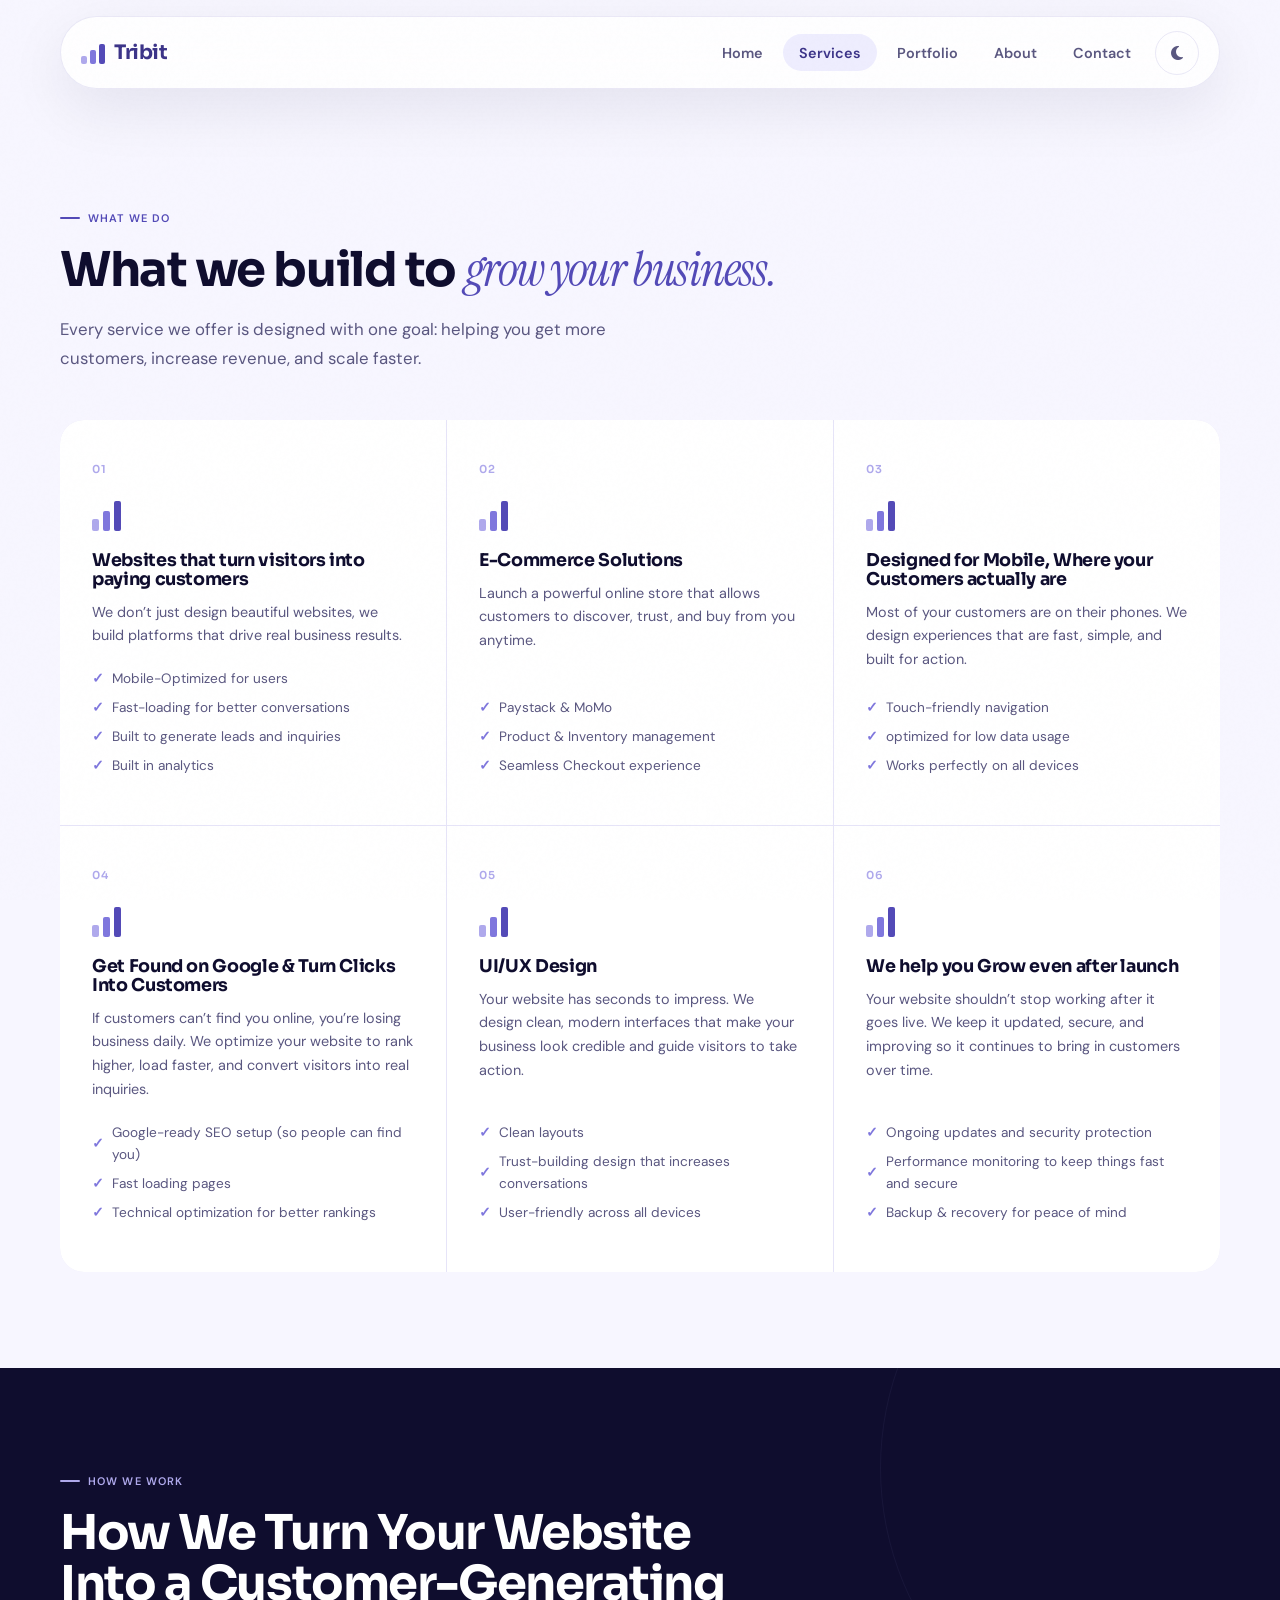
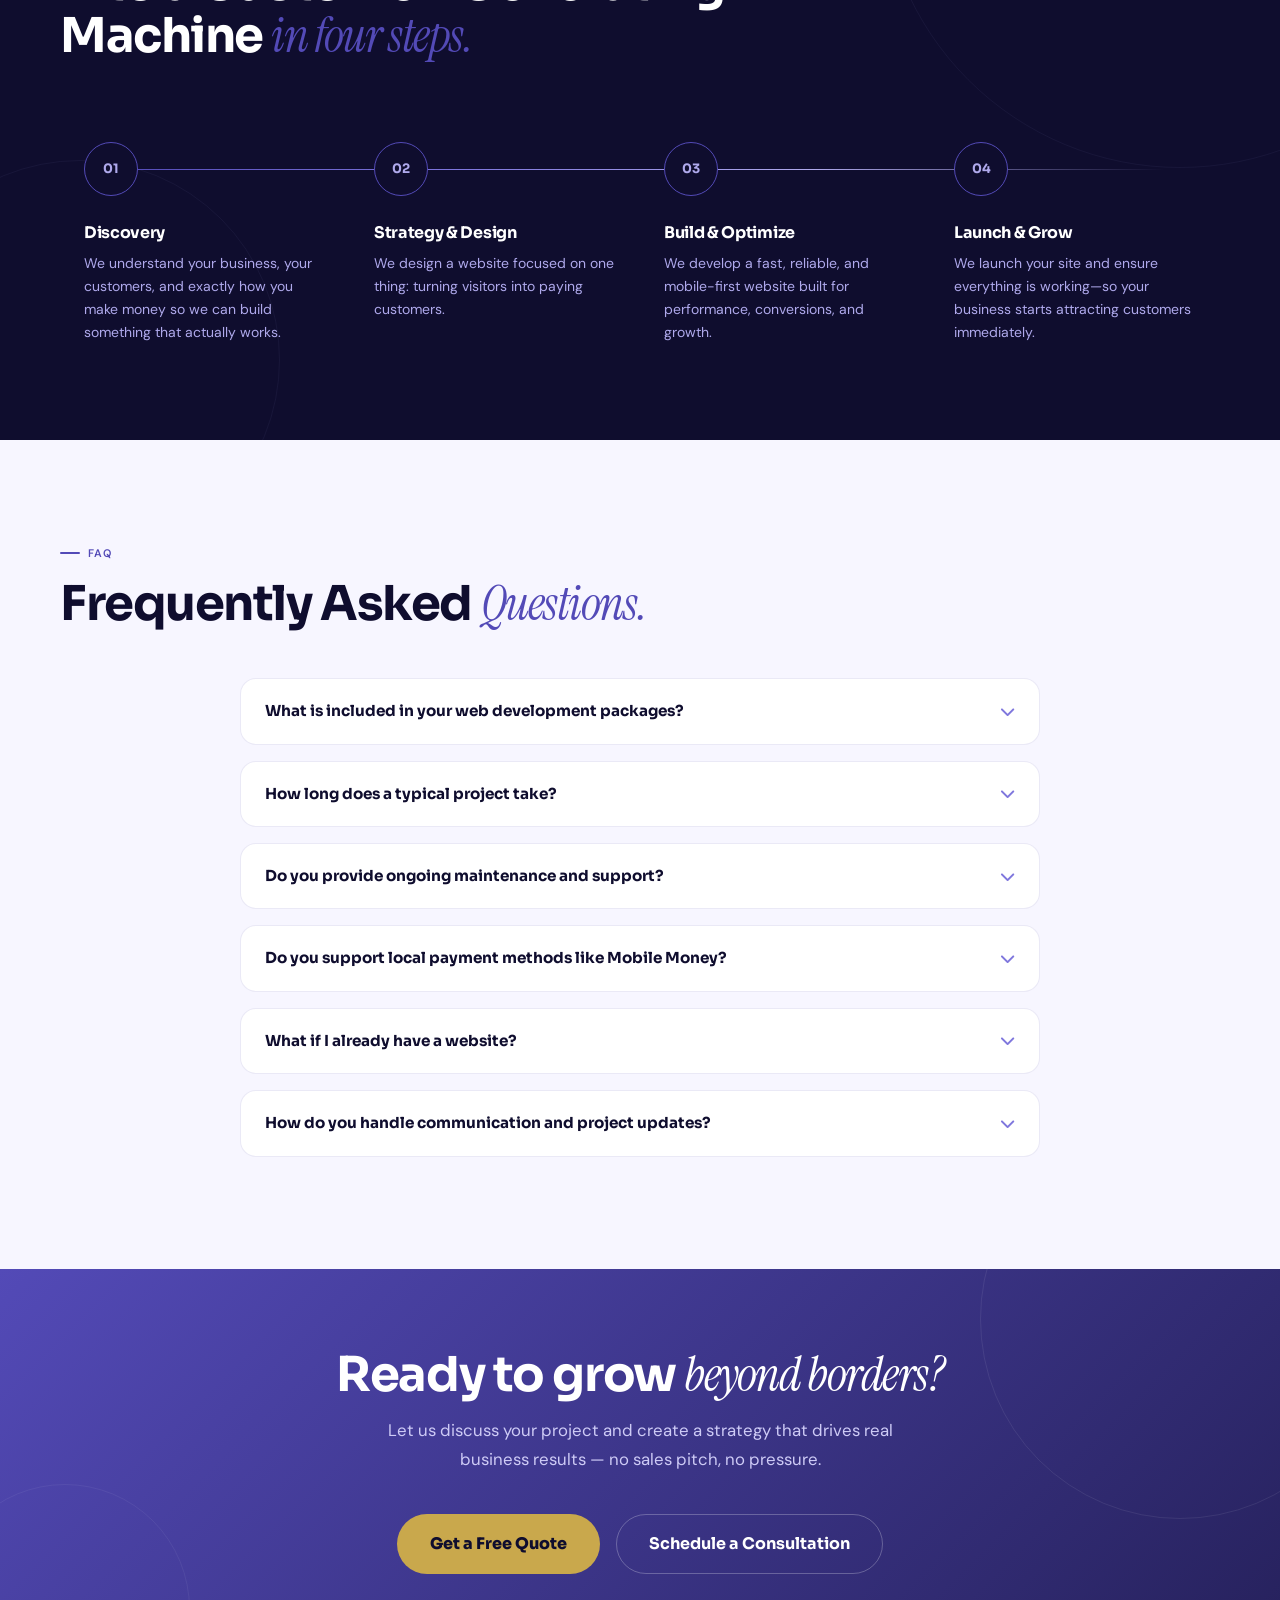
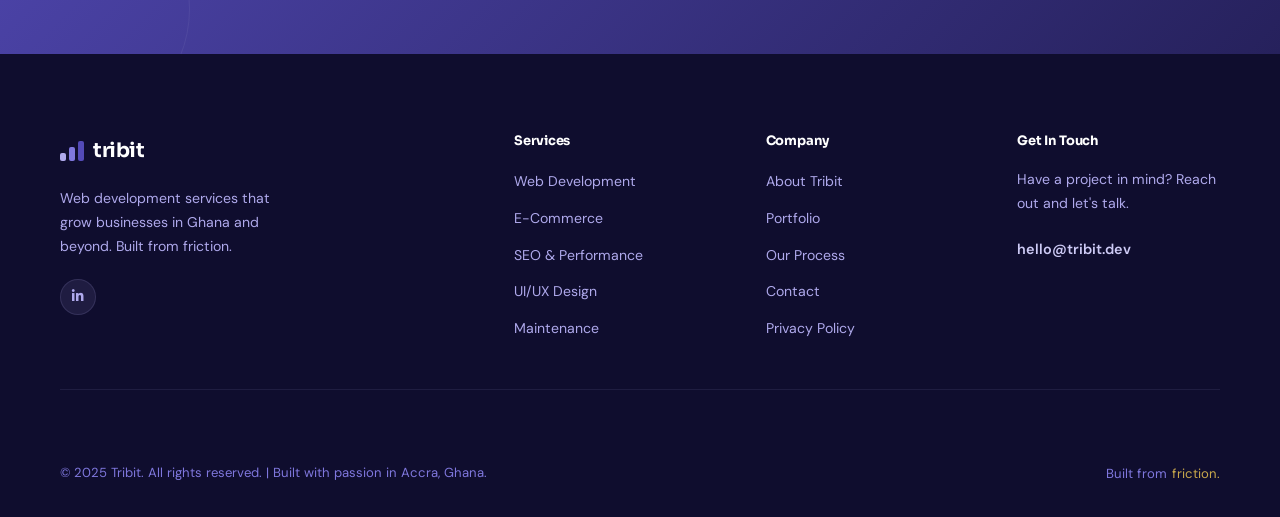
<file: services.html>
<!DOCTYPE html>
<html lang="en">
<head>
    <meta charset="UTF-8"/>
    <meta
  property="og:image"
  content="https://tribit.dev/assets/images/tribit-social-preview.png"
>

<meta
  name="twitter:image"
  content="https://tribit.dev/assets/images/tribit-social-preview.png"
>
    <meta name="viewport" content="width=device-width, initial-scale=1.0"/>
    <title>Website Design &amp; Development Services | Tribit Ghana</title>
    <meta name="description" content="Explore website design, e-commerce, SEO, UI/UX design, and ongoing website support for businesses in Ghana and beyond."/>
    <meta name="author" content="Tribit"/>
    <link rel="canonical" href="https://tribit.dev/services"/>
    <meta property="og:type" content="website"/>
    <meta property="og:title" content="Website Design &amp; Development Services | Tribit Ghana"/>
    <meta property="og:description" content="Explore website design, e-commerce, SEO, UI/UX design, and ongoing website support for businesses in Ghana and beyond."/>
    <meta property="og:url" content="https://tribit.dev/services"/>
    <meta property="og:site_name" content="Tribit"/>
    <meta property="og:locale" content="en_GH"/>
    <meta name="twitter:card" content="summary_large_image"/>
    <meta name="twitter:title" content="Website Design &amp; Development Services | Tribit Ghana"/>
    <meta name="twitter:description" content="Explore website design, e-commerce, SEO, UI/UX design, and ongoing website support for businesses in Ghana and beyond."/>
    <link rel="icon" type="image/png" href="tribit-favicon-dark.png">
    <link rel="preconnect" href="https://fonts.googleapis.com"/>
    <link rel="preconnect" href="https://fonts.gstatic.com" crossorigin/>
    <link rel="stylesheet" href="/styles.css?v=seo-1"/>
    <link href="https://fonts.googleapis.com/css2?family=Sora:wght@300;400;600;700;800&family=Instrument+Serif:ital@0;1&family=DM+Sans:ital,wght@0,300;0,400;0,500;1,400&display=swap" rel="stylesheet"/>
    <link rel="stylesheet" href="https://cdnjs.cloudflare.com/ajax/libs/font-awesome/6.5.0/css/all.min.css" crossorigin="anonymous"/>

    <script type="application/ld+json">
    {
      "@context": "https://schema.org",
      "@graph": [
        {
          "@type": "WebPage",
          "@id": "https://tribit.dev/services#webpage",
          "url": "https://tribit.dev/services",
          "name": "Website Design & Development Services | Tribit Ghana",
          "description": "Explore website design, e-commerce, SEO, UI/UX design, and ongoing website support for businesses in Ghana and beyond.",
          "isPartOf": {
            "@id": "https://tribit.dev/#website"
          },
          "inLanguage": "en",
          "mainEntity": {
            "@id": "https://tribit.dev/services#web-development"
          }
        },
        {
          "@type": "Service",
          "@id": "https://tribit.dev/services#web-development",
          "name": "Website Design and Development",
          "serviceType": "Website design and development",
          "url": "https://tribit.dev/services",
          "provider": {
            "@id": "https://tribit.dev/#organization"
          },
          "areaServed": {
            "@type": "Country",
            "name": "Ghana"
          }
        }
      ]
    }
    </script>
</head>
<body>
<div class="page-shell">
<!-- ── NAV ── -->
<header class="site-header">
  <nav class="nav container" aria-label="Primary">
    <a href="/" class="brand" aria-label="Tribit home">
      <div class="logo-mark" aria-hidden="true">
        <div class="logo-bar lb1"></div>
        <div class="logo-bar lb2"></div>
        <div class="logo-bar lb3"></div>
      </div>
      <span class="logo-wordmark">Tribit</span>
    </a>

    <div class="nav-actions">
      <button class="menu-toggle" id="menuToggle" type="button" aria-label="Toggle navigation" aria-expanded="false" aria-controls="navMenu">
        <span></span><span></span>
      </button>
      <ul id="navMenu" class="nav-menu">
        <li><a href="/">Home</a></li>
        <li><a href="/services" class="active" aria-current="page">Services</a></li>
        <li><a href="/portfolio">Portfolio</a></li>
        <li><a href="/about">About</a></li>
        <!-- <li><a href="#pricing">Pricing</a></li> -->
        <li><a href="/contact">Contact</a></li>
      </ul>
      <button id="themeToggle" class="theme-toggle" type="button" aria-label="Switch color theme" title="Switch color theme">
        <i class="fa-solid fa-moon"></i>
      </button>
    </div>
  </nav>
</header>

<main>
<!-- ── SERVICES ── -->
<section class="section" id="services">
  <div class="container">
    <div class="section-header reveal">
      <p class="section-tag">What We Do</p>
      <h1 class="section-heading">What we build to <span class="serif-italic">grow your business.</span></h1>
      <p class="section-description">Every service we offer is designed with one goal: helping you get more customers, increase revenue, and scale faster.</p>
    </div>
    <div class="services-grid">
      <div class="service-card reveal reveal-d1">
        <div class="service-num">01</div>
        <div class="service-icon-bars"><div class="svc-bar svc1"></div><div class="svc-bar svc2"></div><div class="svc-bar svc3"></div></div>
        <h2 class="service-title">Websites that turn visitors into paying customers</h2>
        <p class="service-desc">We don’t just design beautiful websites, we build platforms that drive real business results.</p>
        <ul class="service-features"><li>Mobile-Optimized for users</li><li>Fast-loading for better conversations</li><li>Built to generate leads and inquiries</li><li>Built in analytics</li></ul>
        <span class="service-arrow">↗</span>
      </div>
      <div class="service-card reveal reveal-d2">
        <div class="service-num">02</div>
        <div class="service-icon-bars"><div class="svc-bar svc1"></div><div class="svc-bar svc2"></div><div class="svc-bar svc3"></div></div>
        <h2 class="service-title">E-Commerce Solutions</h2>
        <p class="service-desc">Launch a powerful online store that allows customers to discover, trust, and buy from you anytime.</p>
        <ul class="service-features"><li>Paystack & MoMo</li><li>Product & Inventory management</li><li>Seamless Checkout experience</li></ul>
        <span class="service-arrow">↗</span>
      </div>
      <div class="service-card reveal reveal-d3">
        <div class="service-num">03</div>
        <div class="service-icon-bars"><div class="svc-bar svc1"></div><div class="svc-bar svc2"></div><div class="svc-bar svc3"></div></div>
        <h2 class="service-title">Designed for Mobile, Where your Customers actually are</h2>
        <p class="service-desc">Most of your customers are on their phones. We design experiences that are fast, simple, and built for action.</p>
        <ul class="service-features"><li>Touch-friendly navigation</li><li>optimized for low data usage</li><li>Works perfectly on all devices</li></ul>
        <span class="service-arrow">↗</span>
      </div>
      <div class="service-card reveal reveal-d1">
        <div class="service-num">04</div>
        <div class="service-icon-bars"><div class="svc-bar svc1"></div><div class="svc-bar svc2"></div><div class="svc-bar svc3"></div></div>
        <h2 class="service-title">Get Found on Google & Turn Clicks Into Customers</h2>
        <p class="service-desc">If customers can’t find you online, you’re losing business daily.
We optimize your website to rank higher, load faster, and convert visitors into real inquiries.</p>
        <ul class="service-features"><li>Google-ready SEO setup (so people can find you)</li><li>Fast loading pages</li><li>Technical optimization for better rankings</li></ul>
        <span class="service-arrow">↗</span>
      </div>
      <div class="service-card reveal reveal-d2">
        <div class="service-num">05</div>
        <div class="service-icon-bars"><div class="svc-bar svc1"></div><div class="svc-bar svc2"></div><div class="svc-bar svc3"></div></div>
        <h2 class="service-title">UI/UX Design</h2>
        <p class="service-desc">Your website has seconds to impress.
We design clean, modern interfaces that make your business look credible and guide visitors to take action.</p>
        <ul class="service-features"><li>Clean layouts</li><li>Trust-building design that increases conversations</li><li>User-friendly across all devices</li></ul>
        <span class="service-arrow">↗</span>
      </div>
      <div class="service-card reveal reveal-d3">
        <div class="service-num">06</div>
        <div class="service-icon-bars"><div class="svc-bar svc1"></div><div class="svc-bar svc2"></div><div class="svc-bar svc3"></div></div>
        <h2 class="service-title">We help you Grow even after launch</h2>
        <p class="service-desc">Your website shouldn’t stop working after it goes live.
We keep it updated, secure, and improving so it continues to bring in customers over time.</p>
        <ul class="service-features"><li>Ongoing updates and security protection</li><li>Performance monitoring to keep things fast and secure</li><li>Backup & recovery for peace of mind</li></ul>
        <span class="service-arrow">↗</span>
      </div>
    </div>
  </div>
</section>

<!-- ── PROCESS ── -->
<section class="process-section section" id="process">
  <div class="process-geo-ring pgr1"></div>
  <div class="process-geo-ring pgr2"></div>
  <div class="container">
    <div class="reveal"><p class="section-tag">How We Work</p></div>
    <h2 class="section-heading reveal">How We Turn Your Website Into a Customer-Generating Machine <span class="serif-italic">in four steps.</span></h2>
    <div class="process-steps">
      <div class="process-step reveal reveal-d1">
        <div class="process-step-num">01</div>
        <h3 class="process-step-title">Discovery</h3>
        <p class="process-step-desc">We understand your business, your customers, and exactly how you make money so we can build something that actually works.</p>
      </div>
      <div class="process-step reveal reveal-d2">
        <div class="process-step-num">02</div>
        <h3 class="process-step-title">Strategy & Design</h3>
        <p class="process-step-desc">We design a website focused on one thing: turning visitors into paying customers.</p>
      </div>
      <div class="process-step reveal reveal-d3">
        <div class="process-step-num">03</div>
        <h3 class="process-step-title">Build & Optimize</h3>
        <p class="process-step-desc">We develop a fast, reliable, and mobile-first website built for performance, conversions, and growth.</p>
      </div>
      <div class="process-step reveal reveal-d4">
        <div class="process-step-num">04</div>
        <h3 class="process-step-title">Launch & Grow</h3>
        <p class="process-step-desc">We launch your site and ensure everything is working—so your business starts attracting customers immediately.</p>
      </div>
    </div>
  </div>
</section>



<!-- ── PRICING ── -->
 <!--
<section class="section" id="pricing">
  <div class="container">
    <div class="section-header reveal">
      <p class="section-tag">Pricing</p>
      <h2 class="section-heading">Simple Pricing Plans. <span class="serif-italic">Built for real business growth.</span></h2>
      <p class="section-description">Choose a plan that fits your stage, whether you're just starting or ready to scale.</p>
    </div>
    <div class="pricing-grid">
      <div class="pricing-card reveal reveal-d1">
        <div class="pricing-header">
          <h3>Launch Plan</h3>
          <p class="pricing-subtitle">Perfect for businesses that want to start attracting customers online quickly.</p>
          <p class="pricing-subtitle">Start getting discovered on Google and turn visitors into customers.</p>
        </div>
        <div class="pricing-price"><span class="price-amount">₵1,500</span><span class="price-period">one-time</span></div>
        <ul class="pricing-features">
          <li><i class="fas fa-check"></i>Up to 5-page professional website </li>
          <li><i class="fas fa-check"></i>Mobile-optimized for all devices</li>
          <li><i class="fas fa-check"></i>Basic SEO setup to help you get found</li>
          <li><i class="fas fa-check"></i>Contact form + WhatsApp integration</li>
          <li><i class="fas fa-check"></i>Secure (SSL included)</li>
        </ul>
        <a href="/contact" class="btn btn-secondary btn-block">Launch My Website</a>
      </div>
      <div class="pricing-card featured reveal reveal-d2">
        <div class="pricing-badge">Most Popular</div>
        <div class="pricing-header">
          <h3>Growth Plan</h3>
          <p class="pricing-subtitle">Built for businesses ready to generate consistent leads and scale.</p>
          <p class="pricing-subtitle">Turn your site into a 24/7 sales machine</p>.</p>
        </div>
        <div class="pricing-price"><span class="price-amount">₵3,500</span><span class="price-period">one-time</span></div>
        <ul class="pricing-features">
          <li><i class="fas fa-check"></i>up to 10-page high converting website</li>
          <li><i class="fas fa-check"></i>Advanced responsive design</li>
          <li><i class="fas fa-check"></i>Full SEO optimization</li>
          <li><i class="fas fa-check"></i>Blog / CMS integration for content or marketing</li>
          <li><i class="fas fa-check"></i>Performance optimization (fast loading times)</li>
          <li><i class="fas fa-check"></i>Analytics setup (track leads & visitors)</li>
        </ul>
        <a href="/contact" class="btn btn-primary btn-block">Grow My Business Online</a>
      </div>
      <div class="pricing-card reveal reveal-d3">
        <div class="pricing-header">
          <h3>Scale Plan</h3>
          <p class="pricing-subtitle">Custom-built solutions for businesses that need advanced functionality and serious growth.</p>
          <p class="pricing-subtitle">Built for businesses that want to dominate their market online.</p>
        </div>
        <div class="pricing-price"><span class="price-amount">Custom</span><span class="price-period">tailored to needs</span></div>
        <ul class="pricing-features">
          <li><i class="fas fa-check"></i>Unlimited pages & features</li>
          <li><i class="fas fa-check"></i>E-commerce integration</li>
          <li><i class="fas fa-check"></i>Advanced API integration</li>
          <li><i class="fas fa-check"></i>Payment integration (Paystack, MoMo)</li>
          <li><i class="fas fa-check"></i>Custom authentication</li>
          <li><i class="fas fa-check"></i>24/7 priority support</li>
        </ul>
        <a href="/contact" class="btn btn-secondary btn-block">Request a Custom Strategy</a>
      </div>
    </div>
    <div class="pricing-note reveal">
      <p><strong>Need something different?</strong> Contact us for custom packages, ongoing maintenance plans, and retainer services.</p>
    </div>
  </div>
</section>
-->
<!-- ── FAQ ── -->
<section class="section">
  <div class="container">
    <div class="section-header reveal">
      <p class="section-tag">FAQ</p>
      <h2 class="section-heading">Frequently Asked <span class="serif-italic">Questions.</span></h2>
    </div>
    <div class="faq-container">
      <div class="faq-item reveal">
        <h3 class="faq-question"><button class="faq-header"><span>What is included in your web development packages?</span><i class="fas fa-chevron-down"></i></button></h3>
        <div class="faq-content"><p>Our packages include responsive design, SEO optimization, mobile compatibility, performance optimisation, and ongoing support. Each tier includes different features and customisation levels. Contact us for details on what is best for your project.</p></div>
      </div>
      <div class="faq-item reveal">
        <h3 class="faq-question"><button class="faq-header"><span>How long does a typical project take?</span><i class="fas fa-chevron-down"></i></button></h3>
        <div class="faq-content"><p>Project timelines vary based on complexity and scope. A basic website typically takes 2–4 weeks, while more complex projects may take 6–12 weeks. We will provide a detailed timeline during the consultation phase.</p></div>
      </div>
      <div class="faq-item reveal">
        <h3 class="faq-question"><button class="faq-header"><span>Do you provide ongoing maintenance and support?</span><i class="fas fa-chevron-down"></i></button></h3>
        <div class="faq-content"><p>Yes. We offer comprehensive maintenance packages including security updates, backups, performance monitoring, and content updates. This keeps your site secure and running smoothly after launch.</p></div>
      </div>
      <div class="faq-item reveal">
        <h3 class="faq-question"><button class="faq-header"><span>Do you support local payment methods like Mobile Money?</span><i class="fas fa-chevron-down"></i></button></h3>
        <div class="faq-content"><p>Absolutely. We integrate Paystack, MTN Mobile Money, and other local payment solutions. We understand the African payments landscape and build accordingly so your customers can pay the way they prefer.</p></div>
      </div>
      <div class="faq-item reveal">
        <h3 class="faq-question"><button class="faq-header"><span>What if I already have a website?</span><i class="fas fa-chevron-down"></i></button></h3>
        <div class="faq-content"><p>We offer website redesigns and performance optimization for existing sites. We can audit your current site, identify improvements, and either redesign or refactor it for better results.</p></div>
      </div>
      <div class="faq-item reveal">
        <h3 class="faq-question"><button class="faq-header"><span>How do you handle communication and project updates?</span><i class="fas fa-chevron-down"></i></button></h3>
        <div class="faq-content"><p>We believe in transparent communication. You will have regular check-ins, a dedicated contact person, and clear milestone updates throughout the project. We keep you informed every step of the way.</p></div>
      </div>
    </div>
  </div>
</section>

<!-- ── CTA BANNER ── -->
<section class="cta-banner">
  <div class="cta-banner-geo"><div class="cbg1"></div><div class="cbg2"></div></div>
  <div class="cta-banner-inner reveal">
    <h2>Ready to grow <span style="font-family:'Instrument Serif',serif;font-style:italic;font-weight:400;">beyond borders?</span></h2>
    <p>Let us discuss your project and create a strategy that drives real business results — no sales pitch, no pressure.</p>
    <div class="cta-banner-btns">
      <a href="/contact" class="btn btn-gold btn-lg">Get a Free Quote</a>
      <a href="/contact" class="btn btn-lg" style="color:white;border:1px solid rgba(255,255,255,0.25);">Schedule a Consultation</a>
    </div>
  </div>
</section>


</main>

<!-- ── FOOTER ── -->
<footer class="site-footer">
  <div class="container">
    <div class="footer-content">
      <div class="footer-section">
        <div class="footer-logo">
          <div class="logo-mark" aria-hidden="true">
            <div class="logo-bar lb1"></div>
            <div class="logo-bar lb2"></div>
            <div class="logo-bar lb3"></div>
          </div>
          <span class="logo-wordmark">tribit</span>
        </div>
        <p>Web development services that grow businesses in Ghana and beyond. Built from friction.</p>
        <div class="social-links">
     <!--  <a href="#" title="Facebook" aria-label="Facebook"><i class="fab fa-facebook-f"></i></a>
          <a href="#" title="Twitter / X" aria-label="Twitter"><i class="fab fa-x-twitter"></i></a>
        -->
          <a href="https://www.linkedin.com/company/tribit.dev/home/?viewAsMember=true" title="LinkedIn" aria-label="LinkedIn"><i class="fab fa-linkedin-in"></i></a>
       <!---  <a href="#" title="Instagram" aria-label="Instagram"><i class="fab fa-instagram"></i></a> -->
        </div>
      </div>
      <div class="footer-section">
        <h2>Services</h2>
        <ul>
          <li><a href="/services">Web Development</a></li>
          <li><a href="/services">E-Commerce</a></li>
          <li><a href="/services">SEO & Performance</a></li>
          <li><a href="/services">UI/UX Design</a></li>
          <li><a href="/services">Maintenance</a></li>
        </ul>
      </div>
      <div class="footer-section">
        <h2>Company</h2>
        <ul>
          <li><a href="/about">About Tribit</a></li>
          <li><a href="/portfolio">Portfolio</a></li>
          <li><a href="/services#process">Our Process</a></li>
          <li><a href="/contact">Contact</a></li>
          <li><a href="/privacy-policy">Privacy Policy</a></li>
        </ul>
      </div>
      <div class="footer-section">
        <h2>Get In Touch</h2>
        <p>Have a project in mind? Reach out and let's talk.</p>
        <a class="footer-contact-link" href="mailto:hello@tribit.dev">hello@tribit.dev</a>
      </div>
    </div>
    <div class="footer-bottom">
      <p>© 2025 Tribit. All rights reserved. | Built with passion in Accra, Ghana.</p>
      <span class="footer-made">Built from <span>friction.</span></span>
    </div>
  </div>
</footer>

<button id="scrollTop" class="scroll-top" aria-label="Scroll to top"><i class="fas fa-arrow-up"></i></button>

</div><!-- /page-shell -->

<script src="scripts.js"></script>
</body>
</html>
</file>
<file: styles.css>
/* =============================================
   VARIABLES & THEME
   ============================================= */
:root {
  --p-900: #0f0d2e;
  --p-800: #1a1650;
  --p-700: #26215C;
  --p-600: #3C3489;
  --p-500: #534AB7;
  --p-400: #7F77DD;
  --p-300: #AFA9EC;
  --p-200: #CECBF6;
  --p-100: #EEEDFE;
  --p-50:  #F7F6FF;
  --gold:  #C9A84C;
  --gold-light: #F5E6B8;
  --bg: var(--p-50);
  --bg-elevated: rgba(255,255,255,0.88);
  --surface: #ffffff;
  --surface-soft: #EEEDFE;
  --text: #0f0d2e;
  --muted: #5a5780;
  --border: rgba(83,74,183,0.12);
  --shadow: 0 20px 60px rgba(15,13,46,0.08);
  --shadow-strong: 0 30px 80px rgba(15,13,46,0.14);
  --primary: var(--p-500);
  --primary-strong: var(--p-600);
  --accent: var(--p-400);
  --accent-light: var(--p-100);
  --success: #16a34a;
  --warning: #f97316;
  --heading-font: 'Sora', sans-serif;
  --body-font: 'DM Sans', sans-serif;
  --radius-lg: 24px;
  --radius-md: 16px;
  --radius-sm: 10px;
  --container: 1160px;
  --section-space: 6rem;
}

body[data-theme="dark"] {
  --bg: #0c0a20;
  --bg-elevated: rgba(20,18,50,0.9);
  --surface: #141230;
  --surface-soft: #1e1a45;
  --text: #f0effe;
  --muted: #AFA9EC;
  --border: rgba(175,169,236,0.15);
  --shadow: 0 20px 60px rgba(0,0,0,0.35);
  --shadow-strong: 0 30px 80px rgba(0,0,0,0.45);
}

/* =============================================
   RESET & BASE
   ============================================= */
*, *::before, *::after { box-sizing: border-box; margin: 0; padding: 0; }
html { scroll-behavior: smooth; }

body {
  font-family: var(--body-font);
  background: var(--bg);
  color: var(--text);
  line-height: 1.65;
  min-height: 100vh;
  overflow-x: hidden;
  transition: background 0.3s ease, color 0.3s ease;
}

body::before {
  content: '';
  position: fixed;
  inset: 0;
  background-image: url("data:image/svg+xml,%3Csvg viewBox='0 0 256 256' xmlns='http://www.w3.org/2000/svg'%3E%3Cfilter id='n'%3E%3CfeTurbulence type='fractalNoise' baseFrequency='0.9' numOctaves='4' stitchTiles='stitch'/%3E%3C/filter%3E%3Crect width='100%25' height='100%25' filter='url(%23n)' opacity='0.03'/%3E%3C/svg%3E");
  pointer-events: none;
  z-index: 9999;
  opacity: 0.35;
}

img { display: block; max-width: 100%; }
a { color: inherit; transition: color 0.25s; text-decoration: none; }
button, input, textarea, select { font: inherit; }

h1, h2, h3, h4, h5, h6 {
  font-family: var(--heading-font);
  letter-spacing: -0.03em;
  line-height: 1.08;
  color: var(--text);
}
h1 { font-size: clamp(2.8rem, 7vw, 5.2rem); font-weight: 800; }
h2 { font-size: clamp(2rem, 4vw, 3rem); font-weight: 700; }
h3 { font-size: 1.2rem; font-weight: 700; }
h4 { font-size: 1rem; font-weight: 700; }
p { color: var(--muted); line-height: 1.7; }

.page-shell { position: relative; overflow: clip; }
.container { width: min(calc(100% - 2rem), var(--container)); margin: 0 auto; }
.section { padding: var(--section-space) 0; scroll-margin-top: 7rem; }
.section-header { margin-bottom: 3rem; }

.section-tag {
  display: inline-flex; align-items: center; gap: 8px;
  font-size: 11px; font-weight: 600; color: var(--p-500);
  letter-spacing: 0.1em; text-transform: uppercase; margin-bottom: 1rem;
}
.section-tag::before { content: ''; width: 20px; height: 2px; background: var(--p-500); border-radius: 2px; }
.section-heading { max-width: 720px; margin-bottom: 1.25rem; color: var(--text); }
h1.section-heading { font-size: clamp(2rem, 4vw, 3rem); font-weight: 700; }
.section-description { font-size: 1.05rem; max-width: 600px; margin-top: 0.5rem; }
.serif-italic { font-family: 'Instrument Serif', serif; font-style: italic; font-weight: 400; color: var(--p-500); }

/* =============================================
   LOGO MARK — RISING BARS
   ============================================= */
.logo-mark {
  display: inline-flex; align-items: flex-end; gap: 3px; height: 22px;
}
.logo-bar { border-radius: 2px; transition: height 0.4s cubic-bezier(0.34,1.56,0.64,1); }
.lb1 { width: 6px; height: 8px;  background: var(--p-300); }
.lb2 { width: 6px; height: 14px; background: var(--p-400); }
.lb3 { width: 6px; height: 20px; background: var(--p-500); }
.logo-wordmark { font-family: var(--heading-font); font-size: 20px; font-weight: 700; color: var(--p-600); letter-spacing: -0.02em; }
body[data-theme="dark"] .logo-wordmark { color: var(--p-200); }
body[data-theme="dark"] .lb1 { background: var(--p-400); }
body[data-theme="dark"] .lb2 { background: var(--p-300); }
body[data-theme="dark"] .lb3 { background: var(--p-200); }

/* =============================================
   NAVIGATION
   ============================================= */
.site-header { position: sticky; top: 0; z-index: 1000; padding: 1rem 0; }
#process { scroll-margin-top: 6rem; }

.nav {
  display: flex; align-items: center; justify-content: space-between; gap: 1rem;
  padding: 0.85rem 1.25rem;
  background: var(--bg-elevated);
  backdrop-filter: blur(20px); -webkit-backdrop-filter: blur(20px);
  border: 1px solid var(--border);
  border-radius: 999px;
  box-shadow: var(--shadow);
  transition: box-shadow 0.3s;
}

.brand { display: inline-flex; align-items: center; gap: 9px; text-decoration: none; flex-shrink: 0; }
.brand:hover .lb1 { height: 14px; }
.brand:hover .lb2 { height: 20px; }
.brand:hover .lb3 { height: 8px; }

.nav-actions { display: flex; align-items: center; gap: 0.5rem; }

.nav-menu { display: flex; align-items: center; gap: 0.25rem; list-style: none; }
.nav-menu a {
  padding: 0.6rem 1rem; border-radius: 999px;
  font-size: 0.9rem; font-weight: 600; color: var(--muted);
  transition: background 0.2s, color 0.2s, transform 0.2s;
}
.nav-menu a:hover, .nav-menu a.active {
  background: var(--p-100); color: var(--p-600); transform: translateY(-1px);
}
body[data-theme="dark"] .nav-menu a:hover,
body[data-theme="dark"] .nav-menu a.active {
  background: var(--surface-soft); color: var(--p-200);
}

.theme-toggle {
  width: 2.75rem; height: 2.75rem; display: inline-flex; align-items: center; justify-content: center;
  border: 1px solid var(--border); background: transparent; color: var(--muted);
  cursor: pointer; border-radius: 50%; transition: transform 0.25s, background 0.25s;
}
.theme-toggle:hover { background: var(--surface-soft); transform: rotate(20deg); }

.menu-toggle {
  display: none; width: 2.75rem; height: 2.75rem;
  border: 1px solid var(--border); border-radius: 50%;
  background: var(--surface-soft); align-items: center; justify-content: center;
  cursor: pointer; transition: transform 0.25s; position: relative;
}
.menu-toggle span {
  position: absolute; width: 1rem; height: 2px;
  background: var(--text); border-radius: 999px; transition: transform 0.25s, opacity 0.25s;
}
.menu-toggle span:first-child { transform: translateY(-4px); }
.menu-toggle span:last-child  { transform: translateY(4px); }
.menu-toggle.active span:first-child { transform: rotate(45deg); }
.menu-toggle.active span:last-child  { transform: rotate(-45deg); }

/* =============================================
   BUTTONS
   ============================================= */
.btn {
  display: inline-flex; align-items: center; justify-content: center; gap: 0.5rem;
  min-height: 3.2rem; padding: 0.8rem 1.5rem;
  border-radius: 999px; border: 1px solid transparent;
  font-family: var(--heading-font); font-weight: 700; font-size: 0.9rem;
  cursor: pointer; transition: transform 0.25s, box-shadow 0.25s, background 0.25s, border-color 0.25s;
  text-decoration: none;
}
.btn:hover { transform: translateY(-2px); }
.btn:active { transform: translateY(0); }
.btn-primary { background: var(--p-500); color: #fff; }
.btn-primary:hover { background: var(--p-600); box-shadow: 0 10px 30px rgba(83,74,183,0.3); color: #fff; }
.btn-secondary { background: transparent; border-color: var(--border); color: var(--text); }
.btn-secondary:hover { background: var(--surface-soft); border-color: var(--p-400); color: var(--p-500); }
.btn-gold { background: var(--gold); color: var(--p-900); font-weight: 800; }
.btn-gold:hover { background: #d4b460; box-shadow: 0 12px 36px rgba(201,168,76,0.35); transform: translateY(-2px); }
.btn-lg { padding: 1rem 2rem; min-height: 3.5rem; font-size: 1rem; }
.btn-block { width: 100%; }
/* =============================================
   REVEAL ANIMATIONS
   ============================================= */

/* ==========================================
   TRIBIT — SCROLL REVEAL ANIMATIONS
   ========================================== */

/* Content is visible by default */
.reveal {
  opacity: 1;
  transform: translateY(0);
  transition:
    opacity 0.7s ease,
    transform 0.7s ease;
}

/* Hide elements only when JavaScript is active */
.js .reveal:not(.visible):not(.active):not(:focus-within) {
  opacity: 0;
  transform: translateY(28px);
}

/* Reveal elements when they enter the viewport */
.reveal.visible,
.reveal.active {
  opacity: 1;
  transform: translateY(0);
}

/* Staggered animation delays */
.reveal-d1 { transition-delay: 0.1s; }
.reveal-d2 { transition-delay: 0.2s; }
.reveal-d3 { transition-delay: 0.3s; }
.reveal-d4 { transition-delay: 0.4s; }

/* Respect reduced-motion preferences */
@media (prefers-reduced-motion: reduce) {
  .js .reveal {
    opacity: 1;
    transform: none;
    transition: none;
  }
}


/* =============================================
   HERO
   ============================================= */
.hero {
  min-height: 100vh; display: flex; flex-direction: column;
  align-items: center; justify-content: center;
  position: relative; overflow: hidden;
  padding: 10rem 2rem 6rem;
  background: var(--p-900);
}

.hero-geo { position: absolute; inset: 0; overflow: hidden; pointer-events: none; }
.geo-ring {
  position: absolute; border-radius: 50%;
  border: 1px solid rgba(175,169,236,0.1);
}
.gr1 { width: 800px; height: 800px; top: -250px; right: -250px; }
.gr2 { width: 500px; height: 500px; top: -80px; right: -80px; }
.gr3 { width: 1100px; height: 1100px; bottom: -400px; left: -500px; }
.geo-bar-bg {
  position: absolute; border-radius: 4px; opacity: 0.12;
}
.gbg1 { width: 4px; height: 160px; background: var(--p-300); top: 18%; right: 11%; transform: rotate(12deg); }
.gbg2 { width: 4px; height: 110px; background: var(--p-400); top: 28%; right: 13%; transform: rotate(12deg); }
.gbg3 { width: 4px; height: 240px; background: var(--p-500); top: 8%;  right: 9%;  transform: rotate(12deg); }
.gbg4 { width: 3px; height: 90px;  background: var(--p-300); bottom: 28%; left: 7%; transform: rotate(-8deg); }
.gbg5 { width: 3px; height: 140px; background: var(--p-400); bottom: 33%; left: 9%; transform: rotate(-8deg); }

.hero-accent-line {
  position: absolute; bottom: 0; left: 0; right: 0; height: 1px;
  background: linear-gradient(90deg, transparent, var(--gold), transparent);
}

.hero-inner { position: relative; z-index: 2; text-align: center; max-width: 880px; width: 100%; }

.hero-eyebrow {
  display: inline-flex; align-items: center; gap: 10px;
  background: rgba(175,169,236,0.1); border: 1px solid rgba(175,169,236,0.18);
  border-radius: 999px; padding: 8px 20px; margin-bottom: 2.5rem;
  animation: fadeUp 0.8s ease both;
}
.hero-eyebrow-dot {
  width: 6px; height: 6px; border-radius: 50%; background: var(--gold);
  animation: pulse 2s ease-in-out infinite;
}
.hero-eyebrow span { font-size: 12px; font-weight: 500; color: var(--p-200); letter-spacing: 0.06em; text-transform: uppercase; }

.hero-h1 { font-family: var(--heading-font); font-size: clamp(2.8rem, 7vw, 5rem); font-weight: 800; color: white; line-height: 1.04; letter-spacing: -0.03em; margin-bottom: 0.5rem; animation: fadeUp 0.8s ease 0.1s both; }
.hero-h1-serif { font-family: 'Instrument Serif', serif; font-style: italic; font-weight: 400; color: var(--p-300); }
.hero-h1-gold { color: var(--gold); }

.hero-sub { font-size: clamp(1rem, 2vw, 1.15rem); font-weight: 300; color: var(--p-200); line-height: 1.75; max-width: 580px; margin: 2rem auto 3rem; animation: fadeUp 0.8s ease 0.2s both; }

.hero-actions { display: flex; align-items: center; justify-content: center; gap: 1rem; flex-wrap: wrap; animation: fadeUp 0.8s ease 0.3s both; }

.hero-stats {
  display: flex; align-items: center; justify-content: center; gap: 3rem;
  margin-top: 5rem; padding-top: 3rem;
  border-top: 1px solid rgba(175,169,236,0.12);
  animation: fadeUp 0.8s ease 0.4s both; flex-wrap: wrap;
}
.hero-stat { text-align: center; }
.hero-stat-num { font-family: var(--heading-font); font-size: 2rem; font-weight: 800; color: white; letter-spacing: -0.04em; display: block; }
.hero-stat-label { font-size: 11px; color: var(--p-300); font-weight: 400; text-transform: uppercase; letter-spacing: 0.08em; }
.hero-stat-divider { width: 1px; height: 40px; background: rgba(175,169,236,0.2); }

@keyframes fadeUp { from { opacity: 0; transform: translateY(24px); } to { opacity: 1; transform: translateY(0); } }
@keyframes pulse { 0%,100% { opacity:1; transform:scale(1); } 50% { opacity:.5; transform:scale(.7); } }

/* =============================================
   MARQUEE
   ============================================= */
.marquee-section { background: var(--p-500); padding: 1.25rem 0; overflow: hidden; }
.marquee-track { display: flex; gap: 3rem; animation: marquee 28s linear infinite; white-space: nowrap; }
@keyframes marquee { from { transform: translateX(0); } to { transform: translateX(-50%); } }
.marquee-item { font-family: var(--heading-font); font-size: 12px; font-weight: 700; color: var(--p-100); letter-spacing: 0.08em; text-transform: uppercase; flex-shrink: 0; display: flex; align-items: center; gap: 1rem; }
.marquee-dot { width: 4px; height: 4px; border-radius: 50%; background: var(--gold); flex-shrink: 0; }

/* =============================================
   WHY CHOOSE US (TRUST)
   ============================================= */
.trust-section { background: linear-gradient(135deg, var(--p-100), var(--bg)); }
body[data-theme="dark"] .trust-section { background: linear-gradient(135deg, var(--surface-soft), var(--bg)); }

.trust-grid { display: grid; grid-template-columns: repeat(auto-fit, minmax(260px, 1fr)); gap: 1.5rem; margin-top: 3rem; }

.trust-card {
  text-align: center; padding: 2rem;
  background: var(--surface); border: 1px solid var(--border);
  border-radius: var(--radius-lg);
  transition: transform 0.3s, box-shadow 0.3s, border-color 0.3s;
}
.trust-card:hover { transform: translateY(-5px); box-shadow: var(--shadow-strong); border-color: var(--p-300); }

.trust-icon {
  width: 3.5rem; height: 3.5rem; margin: 0 auto 1rem;
  display: flex; align-items: flex-end; justify-content: center;
  gap: 4px; padding-bottom: 6px;
  background: var(--p-100); border-radius: var(--radius-md);
}
body[data-theme="dark"] .trust-icon { background: var(--surface-soft); }
.trust-icon-bar { width: 7px; border-radius: 2px; }
.tib1 { height: 10px; background: var(--p-300); }
.tib2 { height: 16px; background: var(--p-400); }
.tib3 { height: 24px; background: var(--p-500); }
.trust-card:hover .tib1 { height: 16px; transition: height 0.4s cubic-bezier(0.34,1.56,0.64,1); }
.trust-card:hover .tib2 { height: 24px; transition: height 0.4s cubic-bezier(0.34,1.56,0.64,1) 0.05s; }
.trust-card:hover .tib3 { height: 10px; transition: height 0.4s cubic-bezier(0.34,1.56,0.64,1) 0.1s; }
.trust-card h3 { margin-bottom: 0.75rem; font-size: 1.05rem; }
.trust-card p { font-size: 0.9rem; }

/* =============================================
   SERVICES
   ============================================= */
.services-grid {
  display: grid; grid-template-columns: repeat(3, 1fr);
  gap: 1.5px; background: rgba(83,74,183,0.1);
  border-radius: var(--radius-lg); overflow: hidden; margin-top: 3rem;
}
.service-card {
  background: var(--surface); padding: 2.5rem 2rem;
  position: relative; cursor: default;
  display: flex; flex-direction: column;
  transition: background 0.35s;
}
.service-card:hover { background: var(--p-900); z-index: 2; }
.service-card:hover .service-title,
.service-card:hover .service-desc { color: white; }
.service-card:hover .service-num { color: var(--p-300); }
.service-card:hover .svc-bar { background: var(--p-300); }
.service-card:hover .svc-bar:nth-child(2) { background: var(--p-400); }
.service-card:hover .svc-bar:nth-child(3) { background: var(--p-200); }
.service-card:hover .service-arrow { opacity: 1; transform: translateX(0); }
.service-card:hover .service-features li { color: var(--p-300); }
.service-card:hover .service-features li::before { color: var(--gold); }

.service-num { font-family: var(--heading-font); font-size: 11px; font-weight: 600; color: var(--p-300); letter-spacing: 0.1em; margin-bottom: 1.25rem; transition: color 0.35s; }
.service-icon-bars { display: flex; align-items: flex-end; gap: 4px; height: 32px; margin-bottom: 1.25rem; }
.svc-bar { width: 7px; border-radius: 2px; transition: background 0.35s; }
.svc1 { height: 12px; background: var(--p-300); }
.svc2 { height: 20px; background: var(--p-400); }
.svc3 { height: 30px; background: var(--p-500); }
.service-title { font-family: var(--heading-font); font-size: 1.1rem; font-weight: 700; color: var(--text); letter-spacing: -0.02em; margin-bottom: 0.75rem; transition: color 0.35s; }
.service-desc { font-size: 0.9rem; color: var(--muted); line-height: 1.65; flex-grow: 1; margin-bottom: 1.25rem; transition: color 0.35s; }
.service-features { list-style: none; display: flex; flex-direction: column; gap: 0.4rem; font-size: 0.85rem; margin-bottom: 0.5rem; }
.service-features li { display: flex; align-items: center; gap: 0.5rem; color: var(--muted); transition: color 0.35s; }
.service-features li::before { content: "✓"; color: var(--p-400); font-weight: 800; transition: color 0.35s; }
.service-arrow { position: absolute; bottom: 2rem; right: 2rem; font-size: 1.1rem; opacity: 0; transform: translateX(-8px); transition: all 0.3s; color: var(--gold); }

/* =============================================
   PORTFOLIO
   ============================================= */
.portfolio-section { background: var(--p-50); }
body[data-theme="dark"] .portfolio-section { background: var(--bg); }

.portfolio-grid {
  display: grid;
  grid-template-columns: repeat(6, minmax(0, 1fr));
  gap: 2rem;
  margin-top: 3rem;
}
.portfolio-card {
  background: var(--surface); border: 1px solid var(--border);
  border-radius: var(--radius-lg);
  transition: transform 0.3s, box-shadow 0.3s, border-color 0.3s;
  display: flex; flex-direction: column;
  grid-column: span 2;
  height: 100%;
  min-width: 0;
}
.portfolio-card:hover { transform: translateY(-6px); box-shadow: var(--shadow-strong); border-color: var(--p-300); }
.portfolio-card:focus-within { border-color: var(--p-300); box-shadow: var(--shadow-strong); }

.portfolio-card:nth-last-child(2):nth-child(3n + 1) { grid-column: 2 / span 2; }
.portfolio-card:last-child:nth-child(3n + 2) { grid-column: 4 / span 2; }
.portfolio-card:last-child:nth-child(3n + 1) { grid-column: 3 / span 2; }

.portfolio-image {
  width: 100%; aspect-ratio: 16 / 10; flex: 0 0 auto;
  background: linear-gradient(135deg, var(--p-100), var(--p-50));
  display: flex; align-items: center; justify-content: center; position: relative; overflow: hidden;
  border-radius: calc(var(--radius-lg) - 1px) calc(var(--radius-lg) - 1px) 0 0;
}
body[data-theme="dark"] .portfolio-image { background: linear-gradient(135deg, var(--surface-soft), var(--surface)); }
.portfolio-image img {
  display: block; width: 100%; height: 100%;
  object-fit: contain; object-position: center;
}
.portfolio-image-placeholder {
  flex-direction: column; gap: 0.5rem; padding: 1rem;
  color: var(--p-600); text-align: center;
  background: linear-gradient(135deg, var(--p-100), var(--p-50));
}
body[data-theme="dark"] .portfolio-image-placeholder { color: var(--p-200); }
.preview-label { color: var(--p-500); font-size: 0.72rem; font-weight: 700; letter-spacing: 0.1em; text-transform: uppercase; }
.portfolio-image-placeholder strong { font-family: var(--heading-font); font-size: 0.95rem; }
.portfolio-content { padding: 1.5rem; flex: 1; min-width: 0; display: flex; flex-direction: column; }
.portfolio-tags { display: flex; flex-wrap: wrap; gap: 0.5rem; margin-bottom: 1rem; }
.tag {
  display: inline-block; padding: 0.3rem 0.75rem;
  background: var(--p-100); color: var(--p-600);
  border-radius: 999px; font-size: 0.72rem; font-weight: 700;
  text-transform: uppercase; letter-spacing: 0.05em;
}
body[data-theme="dark"] .tag { background: var(--surface-soft); color: var(--p-200); }
.portfolio-card h2 { font-size: 1.1rem; margin: 0 0 0.75rem; overflow-wrap: anywhere; }
.portfolio-description { flex: 1; margin: 0 0 1.25rem; font-size: 0.9rem; color: var(--muted); line-height: 1.6; }
.portfolio-stats { display: flex; gap: 2rem; padding-top: 1.25rem; border-top: 1px solid var(--border); }
.stat { display: flex; flex-direction: column; }
.stat-value { font-family: var(--heading-font); font-size: 1.25rem; font-weight: 700; color: var(--p-500); }
.stat-label { font-size: 0.78rem; color: var(--muted); }
.project-links { display: flex; flex-wrap: wrap; gap: 0.75rem; margin-top: auto; }
.project-link {
  display: inline-flex; align-items: center; gap: 0.45rem;
  padding: 0.55rem 1rem; border-radius: 999px;
  background: var(--p-500); color: #fff;
  font-family: var(--heading-font); font-size: 0.78rem; font-weight: 700;
  transition: background 0.2s, transform 0.2s, box-shadow 0.2s;
}
.project-link::after { content: "↗"; font-size: 0.9rem; }
.project-link:hover, .project-link:focus-visible {
  background: var(--p-600); color: #fff;
  transform: translateY(-2px); box-shadow: 0 8px 20px rgba(83,74,183,0.25);
}
.project-link:focus-visible, .footer-section a:focus-visible, .form-privacy-notice a:focus-visible { outline: 3px solid var(--gold); outline-offset: 3px; }
.portfolio-cta { text-align: center; margin-top: 3rem; padding: 2rem; background: var(--p-100); border-radius: var(--radius-lg); }
body[data-theme="dark"] .portfolio-cta { background: var(--surface-soft); }
.portfolio-cta p { margin-bottom: 1.5rem; }

/* =============================================
   ABOUT
   ============================================= */
.about-section { background: linear-gradient(135deg, var(--p-100), transparent); }
body[data-theme="dark"] .about-section { background: linear-gradient(135deg, var(--surface-soft), transparent); }

.about-content { display: grid; grid-template-columns: 1fr 1fr; gap: 4rem; align-items: center; }
.about-visual { position: relative; }

.about-card-main {
  background: var(--p-900); border-radius: var(--radius-lg); padding: 2.5rem;
  position: relative; overflow: hidden;
}
.about-card-ring {
  position: absolute; border-radius: 50%; border: 1px solid rgba(175,169,236,0.12);
}
.acr1 { width: 200px; height: 200px; top: -60px; right: -60px; }
.acr2 { width: 130px; height: 130px; top: -30px; right: -30px; }

.about-bars-lg {
  display: flex; align-items: flex-end; gap: 8px; height: 90px; margin-bottom: 1.75rem;
}
.abl { border-radius: 4px; transition: height 0.5s cubic-bezier(0.34,1.56,0.64,1); }
.abl1 { width: 20px; height: 30px; background: var(--p-300); }
.abl2 { width: 20px; height: 55px; background: var(--p-400); }
.abl3 { width: 20px; height: 86px; background: var(--p-500); }
.about-card-main:hover .abl1 { height: 86px; }
.about-card-main:hover .abl2 { height: 55px; }
.about-card-main:hover .abl3 { height: 30px; }

.about-card-title { font-family: var(--heading-font); font-size: 1.4rem; font-weight: 700; color: white; letter-spacing: -0.03em; margin-bottom: 0.4rem; }
.about-card-sub { font-size: 0.88rem; color: var(--p-300); }

.about-float {
  position: absolute; bottom: -1.25rem; right: -1.25rem;
  background: var(--gold); border-radius: var(--radius-md); padding: 1.1rem 1.4rem;
  box-shadow: 0 20px 50px rgba(201,168,76,0.25);
}
.about-float-num { font-family: var(--heading-font); font-size: 1.8rem; font-weight: 800; color: var(--p-900); line-height: 1; letter-spacing: -0.04em; }
.about-float-label { font-size: 10px; font-weight: 700; color: var(--p-800); letter-spacing: 0.06em; text-transform: uppercase; }

.about-text h3 { color: var(--p-500); font-size: 1.3rem; margin: 0.75rem 0 1.25rem; }
.about-text p { margin-bottom: 1.25rem; line-height: 1.7; }

.about-details { grid-column: 1 / -1; margin-top: 3rem; }
.values-grid { display: grid; grid-template-columns: repeat(3, minmax(0, 1fr)); gap: 1.25rem; }
.value-item {
  background: var(--surface); border: 1px solid var(--border);
  border-radius: var(--radius-md); padding: 1.25rem;
  transition: transform 0.3s, box-shadow 0.3s;
}
.value-item:hover { transform: translateY(-3px); box-shadow: var(--shadow); }
.value-item h2 { display: flex; align-items: center; gap: 0.6rem; margin-bottom: 0.6rem; color: var(--p-500); font-size: 0.95rem; }
.value-item p { font-size: 0.85rem; line-height: 1.6; }

.about-stats { display: grid; grid-template-columns: repeat(3, minmax(0, 1fr)); gap: 1.5rem; margin-top: 1.5rem; }
.about-stat-card {
  background: linear-gradient(135deg, var(--p-500), var(--p-700));
  color: #fff; border-radius: var(--radius-lg); padding: 2rem; text-align: center;
  transition: transform 0.3s, box-shadow 0.3s;
}
.about-stat-card:hover { transform: translateY(-5px); box-shadow: var(--shadow-strong); }
.stat-number { font-family: var(--heading-font); font-size: 2.5rem; font-weight: 700; margin-bottom: 0.5rem; letter-spacing: -0.04em; }
.about-stat-card p { font-size: 0.9rem; color: rgba(255,255,255,0.88); }

/* =============================================
   TESTIMONIALS
   ============================================= */
.testimonials-section { background: var(--p-50); }
body[data-theme="dark"] .testimonials-section { background: var(--bg); }

.testimonials-grid { display: grid; grid-template-columns: 1fr 1fr; gap: 1.5rem; margin-top: 3rem; }

.testi-card {
  background: var(--surface); border-radius: var(--radius-lg); padding: 2.25rem;
  border: 1px solid var(--border); transition: all 0.3s; position: relative;
}
.testi-card:hover { transform: translateY(-4px); box-shadow: var(--shadow-strong); border-color: var(--p-300); }
.testi-card.featured {
  background: var(--p-900); grid-column: span 2;
  display: grid; grid-template-columns: 1fr auto; align-items: center; gap: 3rem;
}

.testi-stars { display: flex; gap: 3px; margin-bottom: 1rem; color: #ffc107; font-size: 14px; }
.testi-quote { font-family: 'Instrument Serif', serif; font-size: 3.5rem; color: var(--p-300); line-height: 0.5; margin-bottom: 1rem; display: block; }
.testi-card.featured .testi-quote { color: var(--p-400); }
.testi-text { font-family: 'Instrument Serif', serif; font-size: 1.05rem; font-style: italic; color: var(--text); line-height: 1.7; margin-bottom: 1.5rem; }
.testi-card.featured .testi-text { font-size: 1.3rem; color: white; }

.testi-author { display: flex; align-items: center; gap: 0.85rem; }
.testi-avatar {
  width: 42px; height: 42px; border-radius: 50%;
  background: var(--p-100); color: var(--p-600);
  display: flex; align-items: center; justify-content: center;
  font-family: var(--heading-font); font-size: 13px; font-weight: 700; flex-shrink: 0;
}
.testi-card.featured .testi-avatar { background: var(--p-500); color: white; }
.testi-name { font-family: var(--heading-font); font-size: 14px; font-weight: 600; color: var(--text); margin-bottom: 2px; }
.testi-card.featured .testi-name { color: white; }
.testi-role { font-size: 12px; color: var(--muted); }
.testi-card.featured .testi-role { color: var(--p-300); }

.testi-visual { display: flex; align-items: flex-end; gap: 6px; height: 70px; opacity: 0.5; flex-shrink: 0; }
.tv-bar { border-radius: 3px; }
.tvb1 { width: 13px; height: 28px; background: var(--p-300); }
.tvb2 { width: 13px; height: 46px; background: var(--p-400); }
.tvb3 { width: 13px; height: 64px; background: var(--p-500); }

/* =============================================
   PRICING
   ============================================= */
.pricing-grid { display: grid; grid-template-columns: repeat(auto-fit, minmax(300px, 1fr)); gap: 2rem; margin-top: 3rem; }
.pricing-card {
  background: var(--surface); border: 2px solid var(--border);
  border-radius: var(--radius-lg); padding: 2rem;
  transition: transform 0.3s, border-color 0.3s, box-shadow 0.3s;
  position: relative; display: flex; flex-direction: column;
}
.pricing-card:hover { transform: translateY(-6px); border-color: var(--p-300); box-shadow: var(--shadow-strong); }
.pricing-card.featured { border-color: var(--p-500); transform: scale(1.02); }
.pricing-card.featured:hover { transform: scale(1.02) translateY(-6px); }

.pricing-badge {
  position: absolute; top: -1rem; left: 1.5rem;
  background: linear-gradient(135deg, var(--p-500), var(--p-400));
  color: #fff; padding: 0.35rem 1rem; border-radius: 999px;
  font-size: 0.72rem; font-weight: 700; text-transform: uppercase; letter-spacing: 0.1em;
}
.pricing-header { margin-bottom: 1.5rem; }
.pricing-header h3 { margin-bottom: 0.3rem; }
.pricing-subtitle { font-size: 0.85rem; color: var(--muted); }
.pricing-price { display: flex; align-items: baseline; gap: 0.5rem; margin-bottom: 1.75rem; }
.price-amount { font-family: var(--heading-font); font-size: 2.5rem; font-weight: 700; color: var(--p-500); letter-spacing: -0.04em; }
.price-period { font-size: 0.88rem; color: var(--muted); }
.pricing-features { list-style: none; flex-grow: 1; margin-bottom: 2rem; }
.pricing-features li { display: flex; align-items: center; gap: 0.75rem; padding: 0.7rem 0; border-bottom: 1px solid var(--border); font-size: 0.88rem; color: var(--muted); }
.pricing-features li:last-child { border-bottom: 0; }
.pricing-features .fa-check { color: var(--success); }
.pricing-features .fa-times { color: var(--warning); opacity: 0.5; }
.pricing-note { text-align: center; margin-top: 3rem; padding: 2rem; background: var(--p-100); border-radius: var(--radius-md); }
body[data-theme="dark"] .pricing-note { background: var(--surface-soft); }

/* =============================================
   PROCESS
   ============================================= */
.process-section { background: var(--p-900); overflow: hidden; position: relative; }
.process-section .section-tag { color: var(--p-300); }
.process-section .section-tag::before { background: var(--p-300); }
.process-section .section-heading { color: white; }

.process-geo-ring {
  position: absolute; border-radius: 50%;
  border: 1px solid rgba(175,169,236,0.06);
}
.pgr1 { width: 600px; height: 600px; top: -200px; right: -200px; }
.pgr2 { width: 400px; height: 400px; bottom: -120px; left: -120px; }

.process-steps {
  display: grid; grid-template-columns: repeat(4,1fr);
  gap: 0; margin-top: 5rem; position: relative;
}
.process-steps::before {
  content: ''; position: absolute; top: 27px; left: 56px; right: 56px; height: 1px;
  background: linear-gradient(90deg, var(--p-500), var(--p-400), var(--p-300), transparent);
}
.process-step { padding: 0 1.5rem; position: relative; }
.process-step-num {
  width: 54px; height: 54px; border-radius: 50%;
  border: 1.5px solid var(--p-500);
  display: flex; align-items: center; justify-content: center;
  font-family: var(--heading-font); font-size: 13px; font-weight: 700;
  color: var(--p-300); background: var(--p-900);
  margin-bottom: 1.75rem; position: relative; z-index: 2;
  transition: all 0.3s;
}
.process-step:hover .process-step-num { background: var(--p-500); color: white; border-color: var(--p-500); }
.process-step-title { font-family: var(--heading-font); font-size: 1rem; font-weight: 700; color: white; letter-spacing: -0.02em; margin-bottom: 0.65rem; }
.process-step-desc { font-size: 0.875rem; color: var(--p-300); line-height: 1.65; }

/* =============================================
   FAQ
   ============================================= */
.faq-container { max-width: 800px; margin: 3rem auto 0; }
.faq-item {
  background: var(--surface); border: 1px solid var(--border);
  border-radius: var(--radius-md); margin-bottom: 1rem; overflow: hidden;
  transition: border-color 0.3s, box-shadow 0.3s;
}
.faq-item:hover { border-color: var(--p-300); box-shadow: var(--shadow); }
.faq-header {
  width: 100%; padding: 1.5rem; background: transparent; border: 0;
  cursor: pointer; display: flex; align-items: center; justify-content: space-between;
  gap: 1rem; text-align: left; color: var(--text); font-weight: 700; font-size: 0.95rem;
  transition: background 0.25s;
}
.faq-question { margin: 0; }
.faq-header:hover { background: var(--surface-soft); }
.faq-header i { transition: transform 0.3s; flex-shrink: 0; color: var(--p-400); }
.faq-item.faq-open .faq-header i { transform: rotate(180deg); }
.faq-content { max-height: 0; overflow: hidden; transition: max-height 0.3s ease; padding: 0 1.5rem; }
html:not(.js) .faq-content,
.faq-item.faq-open .faq-content { max-height: 500px; padding: 0 1.5rem 1.5rem; }
.faq-content p { font-size: 0.9rem; line-height: 1.7; }

/* =============================================
   CTA BANNER
   ============================================= */
.cta-banner {
  background: linear-gradient(135deg, var(--p-500), var(--p-700));
  position: relative; overflow: hidden;
}
.cta-banner-inner { max-width: var(--container); margin: 0 auto; padding: 5rem 2rem; text-align: center; position: relative; z-index: 2; }
.cta-banner h2 { color: white; margin-bottom: 1rem; }
.cta-banner p { color: var(--p-200); font-size: 1.05rem; margin-bottom: 2.5rem; max-width: 520px; margin-left: auto; margin-right: auto; }
.cta-banner-btns { display: flex; gap: 1rem; justify-content: center; flex-wrap: wrap; }
.cta-banner-geo { position: absolute; inset: 0; overflow: hidden; pointer-events: none; }
.cbg1 { position: absolute; width: 400px; height: 400px; border-radius: 50%; border: 1px solid rgba(255,255,255,0.08); top: -150px; right: -100px; }
.cbg2 { position: absolute; width: 250px; height: 250px; border-radius: 50%; border: 1px solid rgba(255,255,255,0.06); bottom: -80px; left: -60px; }

/* =============================================
   CONTACT
   ============================================= */
.contact-content { display: grid; grid-template-columns: 1fr 1.4fr; gap: 3rem; margin-top: 3rem; }
.contact-info { display: flex; flex-direction: column; gap: 1.5rem; }
.contact-method {
  background: var(--surface); border: 1px solid var(--border);
  border-radius: var(--radius-md); padding: 1.75rem; text-align: center;
  transition: transform 0.3s, box-shadow 0.3s, border-color 0.3s;
}
.contact-method:hover { transform: translateY(-4px); box-shadow: var(--shadow); border-color: var(--p-300); }
.contact-icon {
  width: 3rem; height: 3rem; display: flex; align-items: center; justify-content: center;
  font-size: 1.4rem; background: var(--p-100); border-radius: 50%;
  margin: 0 auto 1rem; color: var(--p-500);
}
body[data-theme="dark"] .contact-icon { background: var(--surface-soft); color: var(--p-300); }
.contact-method h2 { font-size: 1rem; margin-bottom: 0.5rem; }
.contact-method p { font-size: 0.88rem; margin-bottom: 0.35rem; }
.contact-method a { color: var(--p-500); font-weight: 700; }
.contact-method a:hover { color: var(--p-400); }
.small { font-size: 0.78rem !important; color: var(--muted); }

.contact-form {
  background: var(--surface); border: 1px solid var(--border);
  border-radius: var(--radius-lg); padding: 2.25rem;
  display: flex; flex-direction: column; gap: 1.25rem;
}
.form-group { display: flex; flex-direction: column; gap: 0.45rem; }
.form-group.checkbox { flex-direction: row; align-items: center; gap: 0.65rem; margin-top: 0.5rem; }
.form-group label { font-weight: 700; color: var(--text); font-size: 0.88rem; }
.form-group.checkbox label { font-weight: 500; color: var(--muted); margin: 0; cursor: pointer; line-height: 1.4; }
.form-group.checkbox input[type="checkbox"] {
  width: 18px; height: 18px; min-width: 18px; min-height: 18px;
  padding: 0; margin: 0; cursor: pointer; flex-shrink: 0;
  accent-color: var(--p-500);
}

input, textarea, select {
  width: 100%; padding: 0.9rem 1rem;
  background: var(--bg); color: var(--text);
  border: 1px solid var(--border); border-radius: var(--radius-sm);
  outline: none; transition: border-color 0.25s, box-shadow 0.25s;
  font-size: 0.9rem;
}
input::placeholder, textarea::placeholder { color: color-mix(in srgb, var(--muted) 60%, transparent); }
input:focus, textarea:focus, select:focus {
  border-color: var(--p-400);
  box-shadow: 0 0 0 4px rgba(83,74,183,0.12);
}
input.valid { border-color: var(--success); }
input.invalid, textarea.invalid, select.invalid { border-color: #e04343; }
textarea { min-height: 120px; resize: vertical; font-family: inherit; }
.form-note { text-align: center; font-size: 0.82rem; color: var(--muted); margin-top: 0.5rem; }
.form-privacy-notice { font-size: 0.85rem; }
.form-privacy-notice a { color: var(--p-500); font-weight: 700; text-decoration: underline; text-underline-offset: 0.15em; }
body[data-theme="dark"] .form-privacy-notice a { color: var(--p-300); }
#formStatus { margin-top: 0.5rem; font-size: 0.88rem; padding: 0.75rem 1rem; border-radius: var(--radius-sm); }
#formStatus.success { background: rgba(22,163,74,0.1); color: var(--success); }
#formStatus.error { background: rgba(224,67,67,0.1); color: #e04343; }

/* =============================================
   FOOTER
   ============================================= */
.site-footer { background: var(--p-900); padding: 5rem 0 2rem; }
.footer-content {
  display: grid; grid-template-columns: 2fr 1fr 1fr 1fr;
  gap: 3rem; margin-bottom: 3rem; padding-bottom: 3rem;
  border-bottom: 1px solid rgba(175,169,236,0.1);
}
.footer-logo { display: flex; align-items: center; gap: 9px; margin-bottom: 1.25rem; }
/*.footer-logo .logo-bar { } */
.footer-logo .lb1 { background: var(--p-300); }
.footer-logo .lb2 { background: var(--p-400); }
.footer-logo .lb3 { background: var(--p-500); }
.footer-logo .logo-wordmark { color: white; }
.footer-section p { font-size: 0.88rem; color: var(--p-300); line-height: 1.7; margin-bottom: 1.25rem; max-width: 240px; }
.footer-section h2 { font-family: var(--heading-font); font-size: 13px; font-weight: 700; color: white; margin-bottom: 1.25rem; letter-spacing: -0.01em; }
.footer-section ul { list-style: none; display: flex; flex-direction: column; gap: 0.65rem; }
.footer-section ul a { font-size: 0.88rem; color: var(--p-300); transition: color 0.2s; }
.footer-section ul a:hover { color: white; }
.footer-contact-link { color: var(--p-200); font-size: 0.9rem; font-weight: 600; }
.footer-contact-link:hover { color: white; }

.social-links { display: flex; gap: 0.75rem; }
.social-links a {
  width: 2.25rem; height: 2.25rem; display: inline-flex; align-items: center; justify-content: center;
  border-radius: 50%; background: rgba(175,169,236,0.1); border: 1px solid rgba(175,169,236,0.15);
  color: var(--p-300); font-size: 0.85rem;
  transition: transform 0.25s, background 0.25s, color 0.25s;
}
.social-links a:hover { transform: translateY(-3px); background: var(--p-500); color: white; border-color: var(--p-500); }

.footer-bottom { display: flex; align-items: center; justify-content: space-between; padding-top: 1.5rem; flex-wrap: wrap; gap: 0.75rem; }
.footer-bottom p { font-size: 0.82rem; color: var(--p-400); }
.footer-made { font-size: 0.82rem; color: var(--p-400); display: flex; align-items: center; gap: 5px; }
.footer-made span { color: var(--gold); }

/* =============================================
   PRIVACY POLICY
   ============================================= */
.policy-container { max-width: 860px; }
.policy-header { margin-bottom: 2.5rem; }
.policy-header h1 { font-size: clamp(2.4rem, 6vw, 4rem); margin-bottom: 1rem; }
.policy-updated { font-size: 0.9rem; }
.policy-content { overflow-wrap: anywhere; }
.policy-content h2 { margin: 2.5rem 0 0.9rem; font-size: clamp(1.35rem, 3vw, 1.7rem); }
.policy-content h3 { margin: 1.5rem 0 0.6rem; font-size: 1.08rem; }
.policy-content p, .policy-content li { font-size: 0.98rem; line-height: 1.8; }
.policy-content p + p { margin-top: 0.9rem; }
.policy-content ul { margin: 0.8rem 0 1rem; padding-left: 1.35rem; }
.policy-content li + li { margin-top: 0.35rem; }
.policy-content a { color: var(--p-500); text-decoration: underline; text-underline-offset: 0.16em; }
body[data-theme="dark"] .policy-content a { color: var(--p-300); }
.policy-content a:focus-visible { outline: 3px solid var(--gold); outline-offset: 3px; }
.policy-owner-note { margin-top: 1.5rem; padding: 1rem 1.2rem; background: var(--surface-soft); border-left: 3px solid var(--p-400); border-radius: var(--radius-sm); }
.policy-contact { margin-top: 2.5rem; padding: 1.5rem; background: var(--surface); border: 1px solid var(--border); border-radius: var(--radius-md); }
.policy-contact h2 { margin-top: 0; }

/* =============================================
   SCROLL TO TOP
   ============================================= */
.scroll-top {
  position: fixed; right: 1.25rem; bottom: 1.25rem;
  width: 3rem; height: 3rem; display: inline-flex; align-items: center; justify-content: center;
  border-radius: 50%; background: var(--p-500); color: white;
  border: 0; box-shadow: 0 8px 24px rgba(83,74,183,0.35);
  opacity: 0; visibility: hidden; transform: translateY(14px);
  transition: transform 0.25s, opacity 0.25s, visibility 0.25s;
  z-index: 999; cursor: pointer;
}
.scroll-top:hover { transform: translateY(-2px); box-shadow: 0 12px 30px rgba(83,74,183,0.45); }
.scroll-top.show { opacity: 1; visibility: visible; transform: translateY(0); }

/* =============================================
   UTILITIES
   ============================================= */
.loading { opacity: 0.6; pointer-events: none; }
.spinner { width: 18px; height: 18px; border: 2px solid rgba(255,255,255,0.35); border-top-color: #fff; border-radius: 50%; animation: spin 0.8s linear infinite; }
@keyframes spin { to { transform: rotate(360deg); } }

/* =============================================
   RESPONSIVE
   ============================================= */
@media (max-width: 1100px) {
  .portfolio-grid { grid-template-columns: repeat(4, minmax(0, 1fr)); }
  .portfolio-card { grid-column: span 2; }
  .portfolio-card:nth-last-child(2):nth-child(3n + 1),
  .portfolio-card:last-child:nth-child(3n + 2),
  .portfolio-card:last-child:nth-child(3n + 1) { grid-column: auto / span 2; }
  .portfolio-card:last-child:nth-child(odd) { grid-column: 2 / span 2; }
}
@media (max-width: 1024px) {
  :root { --section-space: 5rem; }
  .about-content, .contact-content { grid-template-columns: 1fr; }
  .services-grid { grid-template-columns: repeat(2,1fr); }
}
@media (max-width: 900px) {
  :root { --section-space: 4.5rem; }
  .brand { flex-shrink: 0; }
  :is(.js, .home-nav-pending) .menu-toggle { display: inline-flex; position: relative; flex-shrink: 0; order: 3; }
  .nav-actions { order: 2; gap: 0.75rem; display: flex; align-items: center; margin-left: auto; }
  .theme-toggle { width: 2.4rem; height: 2.4rem; flex-shrink: 0; }
  :is(.js, .home-nav-pending) .nav-menu {
    position: absolute; top: calc(100% + 0.75rem); right: 0;
    flex-direction: column; align-items: stretch;
    min-width: min(88vw, 300px); padding: 0.75rem;
    background: var(--bg-elevated); backdrop-filter: blur(20px);
    border: 1px solid var(--border); border-radius: var(--radius-md);
    box-shadow: var(--shadow-strong);
    opacity: 0; visibility: hidden; transform: translateY(-10px); pointer-events: none;
    z-index: 1001; transition: opacity 0.2s, transform 0.2s, visibility 0.2s;
  }
  .js .nav-menu.active { opacity: 1; visibility: visible; transform: translateY(0); pointer-events: auto; }
  html:not(.js, .home-nav-pending) .nav, html:not(.js, .home-nav-pending) .nav-menu { flex-wrap: wrap; }
  html:not(.js, .home-nav-pending) .nav-actions { margin-left: 0; }
  .nav-menu a { display: block; border-radius: var(--radius-sm); }
  .process-steps { grid-template-columns: repeat(2,1fr); gap: 2rem; }
  .process-steps::before { display: none; }
  .testimonials-grid { grid-template-columns: 1fr; }
  .testi-card.featured { grid-column: span 1; grid-template-columns: 1fr; gap: 2rem; }
  .footer-content { grid-template-columns: 1fr 1fr; gap: 2.5rem; }
  .hero-stats { gap: 1.5rem; }
}
@media (max-width: 768px) {
  :root { --section-space: 4rem; }
  .services-grid { grid-template-columns: 1fr; }
  .values-grid { grid-template-columns: repeat(2, minmax(0, 1fr)); }
  .value-item:last-child:nth-child(odd) { grid-column: 1 / -1; width: calc(50% - 0.625rem); justify-self: center; }
  .about-stats { grid-template-columns: repeat(3, minmax(0, 1fr)); }
  .cta-banner-btns { flex-direction: column; align-items: center; }
  .footer-content { grid-template-columns: 1fr; }
  .footer-bottom { flex-direction: column; align-items: center; text-align: center; }
}
@media (max-width: 640px) {
  .portfolio-grid { grid-template-columns: minmax(0, 1fr); gap: 1.5rem; }
  .project-link::after { display: none; }
  .portfolio-card,
  .portfolio-card:nth-last-child(2):nth-child(3n + 1),
  .portfolio-card:last-child:nth-child(3n + 2),
  .portfolio-card:last-child:nth-child(3n + 1),
  .portfolio-card:last-child:nth-child(odd) { grid-column: 1; }
  .hero-stats { gap: 1rem; }
  .hero-stat-divider { display: none; }
  .hero-actions { flex-direction: column; width: 100%; }
  .hero-actions .btn { width: 100%; }
  .nav { padding: 0.75rem 1rem; }
  .brand { gap: 6px; }
  .logo-wordmark { font-size: 0.85rem; }
  .theme-toggle { width: 2.25rem; height: 2.25rem; font-size: 0.9rem; }
  .menu-toggle { width: 2.25rem; height: 2.25rem; }
  .pricing-card.featured { transform: scale(1); }
  .values-grid, .about-stats { grid-template-columns: 1fr; }
  .value-item:last-child:nth-child(odd) { grid-column: auto; width: auto; }
  .form-group.checkbox { gap: 0.5rem; padding: 0.5rem 0; }
  .form-group.checkbox label { font-size: 0.85rem; }
}

@media (prefers-reduced-motion: reduce) {
  html { scroll-behavior: auto; }
  *, *::before, *::after { scroll-behavior: auto !important; transition-duration: 0.01ms !important; animation-duration: 0.01ms !important; animation-iteration-count: 1 !important; }
  *, *::before, *::after { animation: none !important; transition: none !important; }
}

/* =============================================
   DARK MODE OVERRIDES
   ============================================= */
body[data-theme="dark"] .nav { background: rgba(20,18,50,0.92); }
body[data-theme="dark"] .faq-header:hover { background: var(--surface-soft); }
body[data-theme="dark"] input,
body[data-theme="dark"] textarea,
body[data-theme="dark"] select { background: var(--surface); }
body[data-theme="dark"] .portfolio-section { background: var(--bg); }
body[data-theme="dark"] .testimonials-section { background: var(--bg); }
body[data-theme="dark"] .trust-section { background: var(--bg); }
</file>
